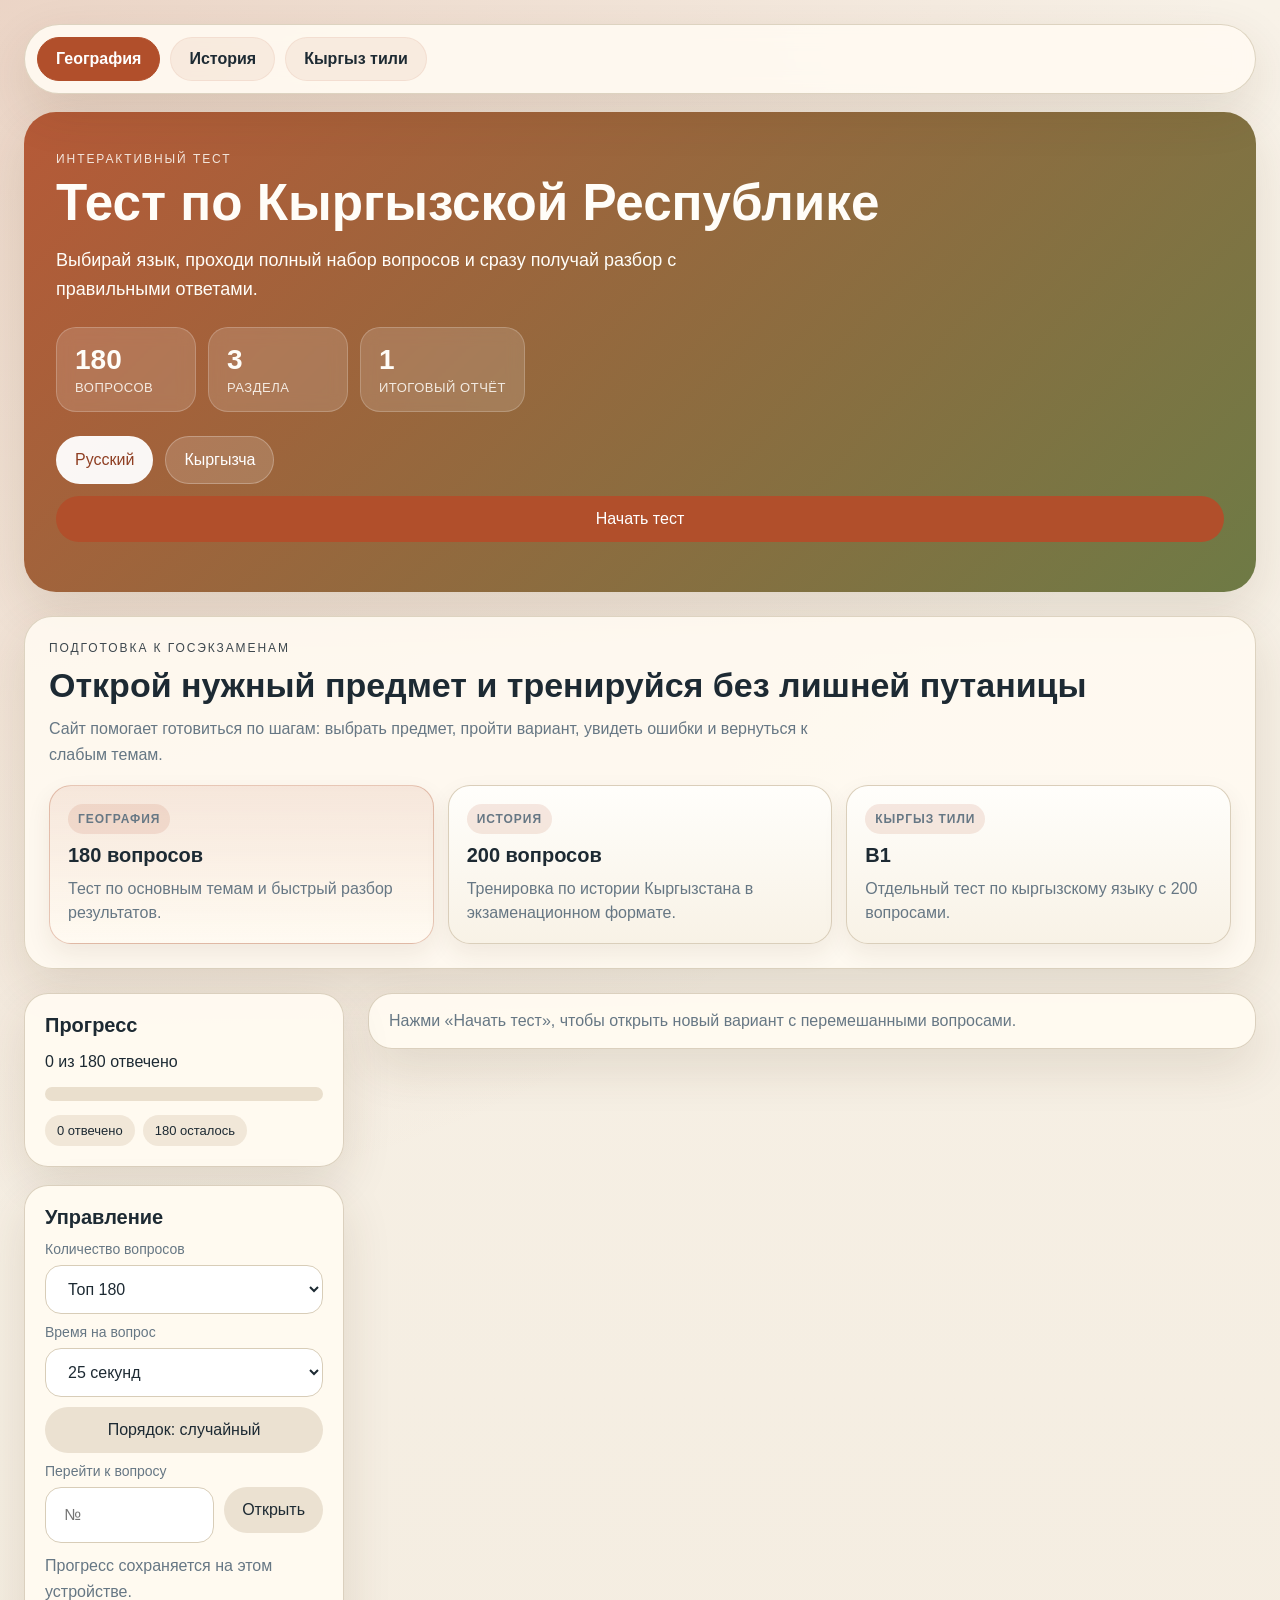
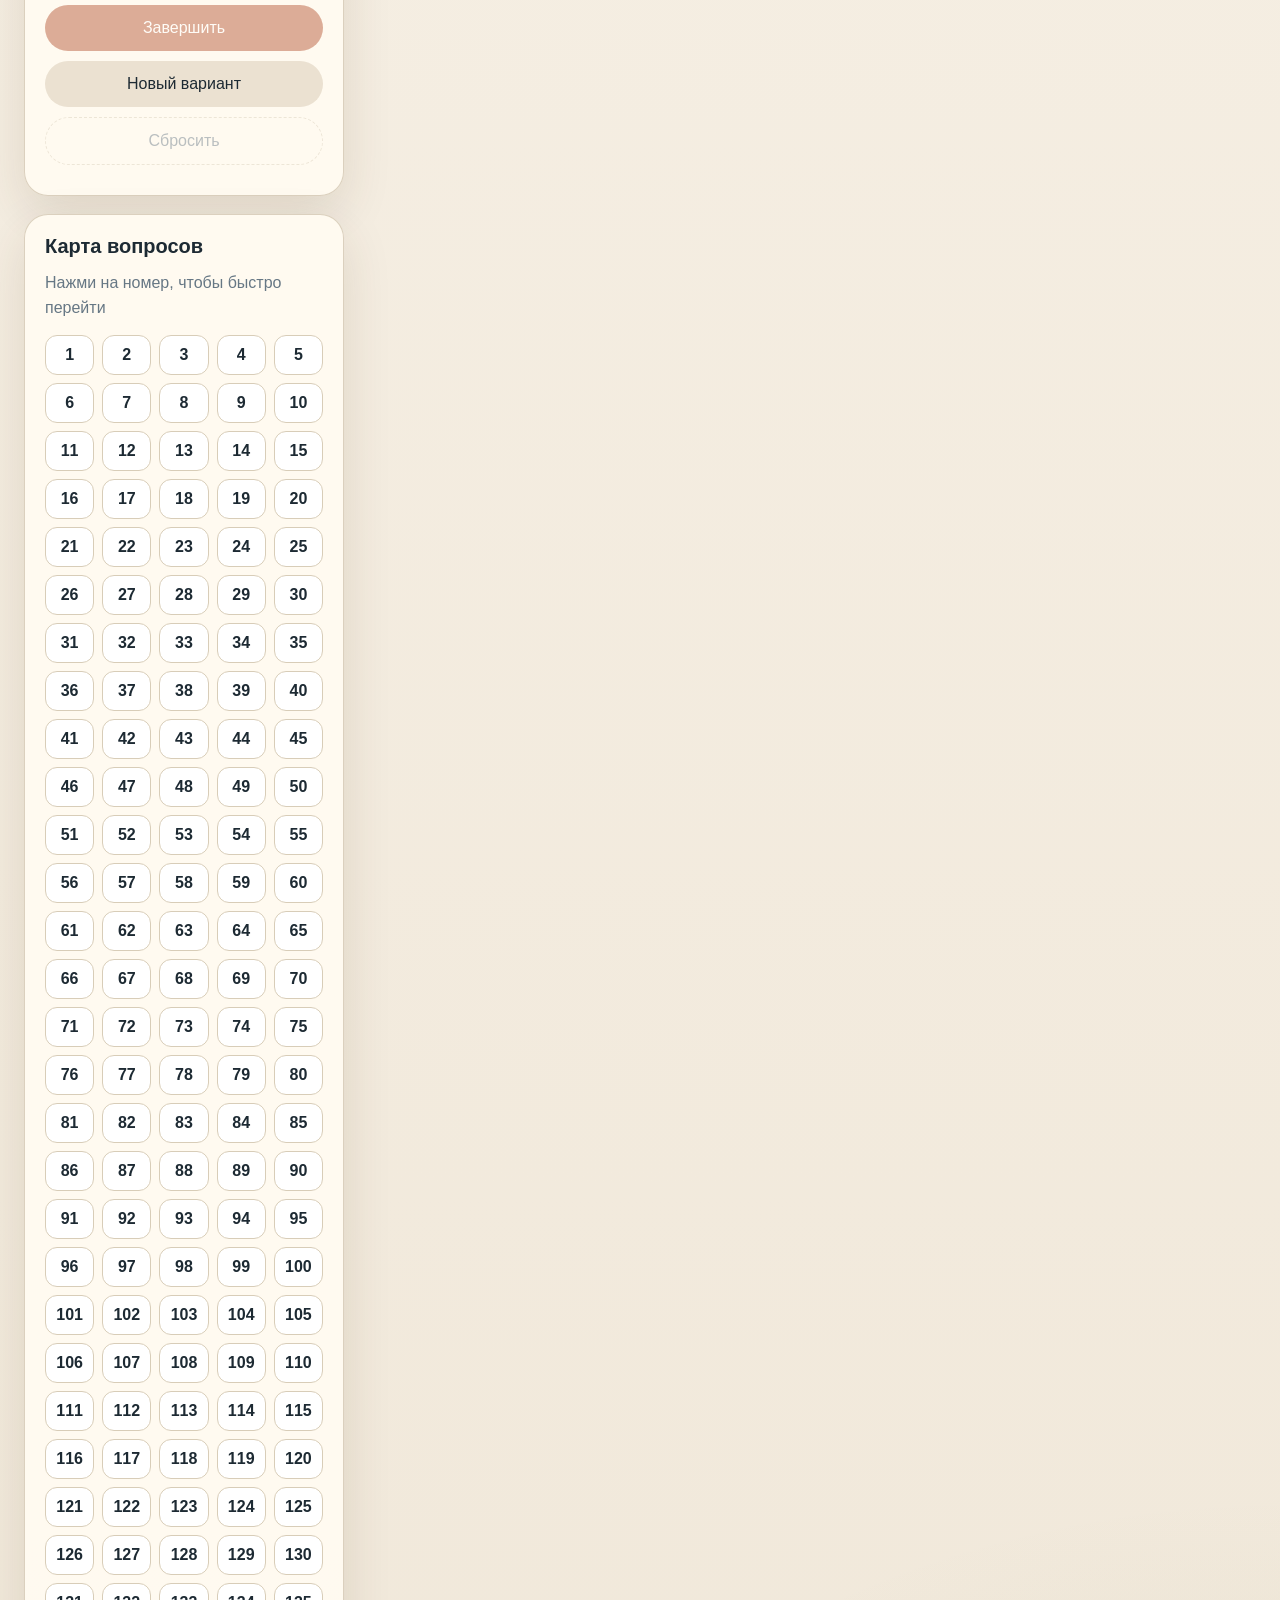
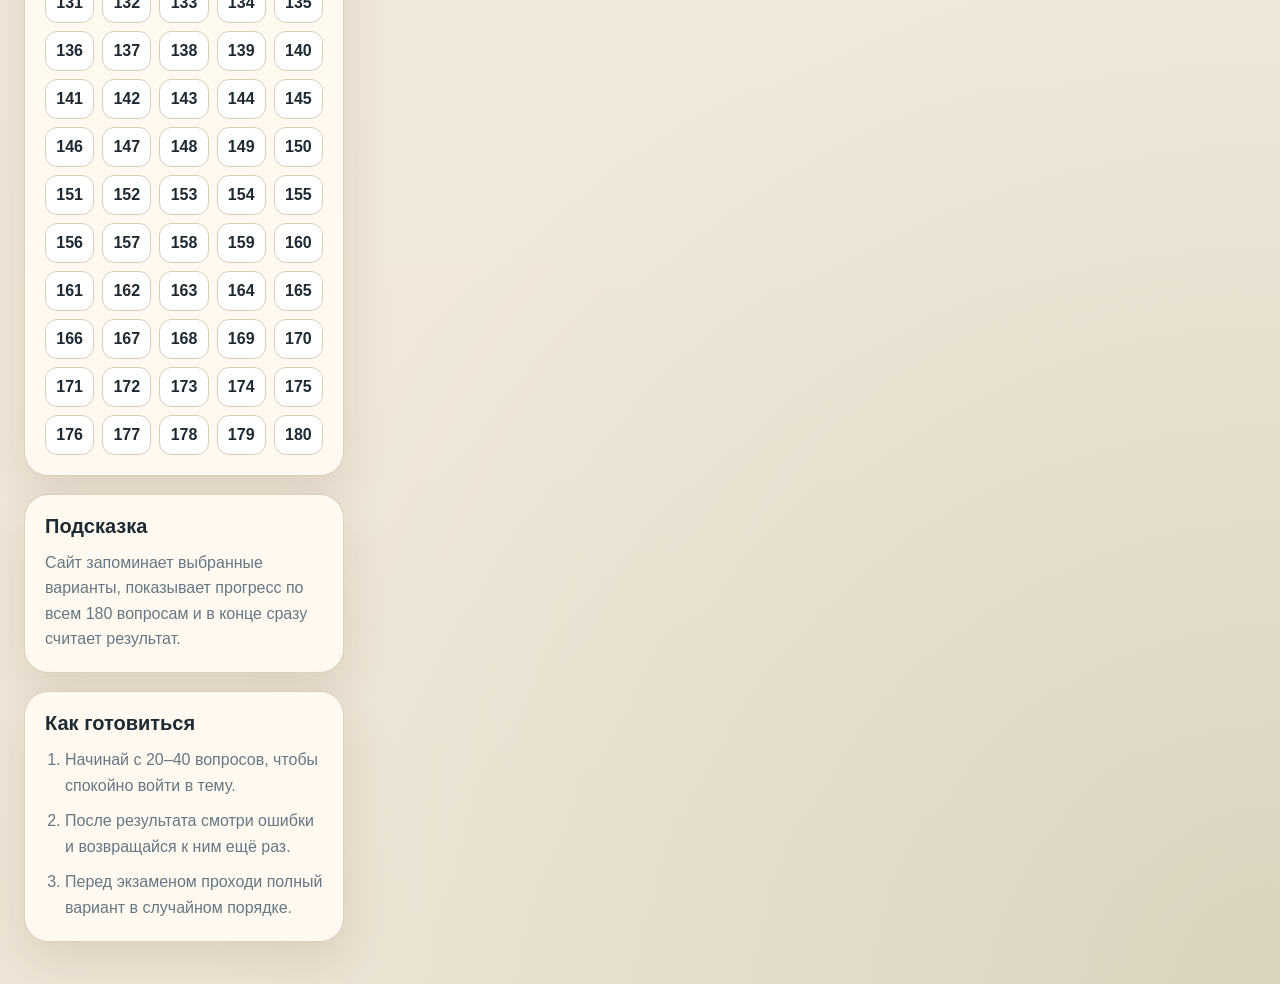
<file: index.html>
<!DOCTYPE html>
<html lang="ru">
<head>
  <meta charset="UTF-8">
  <meta name="viewport" content="width=device-width, initial-scale=1.0">
  <title>Тест по Кыргызской Республике</title>
  <link rel="stylesheet" href="style.css">
</head>
<body>
  <div class="page-shell">
    <nav class="site-nav" aria-label="Разделы сайта">
      <a class="site-nav__link site-nav__link--active" href="./index.html">География</a>
      <a class="site-nav__link" href="./тест про исторю/index.html">История</a>
      <a class="site-nav__link" href="./kyrgyz/index.html">Кыргыз тили</a>
    </nav>
    <header class="hero">
      <div class="hero__content">
        <p class="eyebrow">Интерактивный тест</p>
        <h1>Тест по Кыргызской Республике</h1>
        <p class="hero__text">
          Выбирай язык, проходи полный набор вопросов и сразу получай разбор с правильными ответами.
        </p>
        <div class="hero__stats">
          <div class="hero-stat">
            <span class="hero-stat__value">180</span>
            <span class="hero-stat__label">вопросов</span>
          </div>
          <div class="hero-stat">
            <span class="hero-stat__value">3</span>
            <span class="hero-stat__label">раздела</span>
          </div>
          <div class="hero-stat">
            <span class="hero-stat__value">1</span>
            <span class="hero-stat__label">итоговый отчёт</span>
          </div>
        </div>
        <div class="hero__actions">
          <button id="langRu" class="chip chip--active" type="button">Русский</button>
          <button id="langKg" class="chip" type="button">Кыргызча</button>
          <button id="startBtn" class="primary-btn" type="button">Начать тест</button>
        </div>
      </div>
    </header>

    <section class="study-hub">
      <div class="study-hub__header">
        <p class="eyebrow">Подготовка к госэкзаменам</p>
        <h2>Открой нужный предмет и тренируйся без лишней путаницы</h2>
        <p class="study-hub__text">
          Сайт помогает готовиться по шагам: выбрать предмет, пройти вариант, увидеть ошибки и вернуться к слабым темам.
        </p>
      </div>
      <div class="study-grid">
        <a class="study-card study-card--active" href="./index.html">
          <span class="study-card__tag">География</span>
          <strong>180 вопросов</strong>
          <span>Тест по основным темам и быстрый разбор результатов.</span>
        </a>
        <a class="study-card" href="./тест про исторю/index.html">
          <span class="study-card__tag">История</span>
          <strong>200 вопросов</strong>
          <span>Тренировка по истории Кыргызстана в экзаменационном формате.</span>
        </a>
        <a class="study-card" href="./kyrgyz/index.html">
          <span class="study-card__tag">Кыргыз тили</span>
          <strong>B1</strong>
          <span>Отдельный тест по кыргызскому языку с 200 вопросами.</span>
        </a>
      </div>
    </section>

    <main class="layout">
      <aside class="sidebar">
        <div class="panel control-panel">
          <h2>Прогресс</h2>
          <p id="progressText">0 из 0 отвечено</p>
          <div class="progress">
            <div id="progressBar" class="progress__bar"></div>
          </div>
          <div class="progress-meta">
            <span id="answeredCount" class="meta-pill">0 отвечено</span>
            <span id="remainingCount" class="meta-pill">0 осталось</span>
          </div>
        </div>

        <div class="panel">
          <h2>Управление</h2>
          <label class="limit-label" for="questionLimit">Количество вопросов</label>
          <select id="questionLimit" class="limit-select">
            <option value="20">Топ 20</option>
            <option value="30">Топ 30</option>
            <option value="80">Топ 80</option>
            <option value="100">Топ 100</option>
            <option value="150">Топ 150</option>
            <option value="180" selected>Топ 180</option>
          </select>
          <label id="timeLimitLabel" class="limit-label" for="questionTimeLimit">Время на вопрос</label>
          <select id="questionTimeLimit" class="limit-select">
            <option value="20">20 секунд</option>
            <option value="25" selected>25 секунд</option>
          </select>
          <button id="randomToggleBtn" class="secondary-btn" type="button">Random: on</button>
          <label id="jumpLabel" class="limit-label" for="jumpToQuestion">Перейти к вопросу</label>
          <div class="jump-row">
            <input id="jumpToQuestion" class="jump-input" type="number" min="1" step="1" inputmode="numeric" placeholder="№">
            <button id="jumpBtn" class="secondary-btn jump-btn" type="button">Открыть</button>
          </div>
          <p id="sessionNote" class="small-text session-note">Прогресс сохраняется на этом устройстве.</p>
          <button id="finishBtn" class="primary-btn" type="button">Завершить</button>
          <button id="newVariantBtn" class="secondary-btn" type="button">Новый вариант</button>
          <button id="resetBtn" class="ghost-btn" type="button">Сбросить</button>
        </div>

        <div class="panel">
          <h2 id="questionMapTitle">Карта вопросов</h2>
          <p id="questionMapHint" class="small-text">Нажми на номер, чтобы быстро перейти</p>
          <div id="questionMap" class="question-map"></div>
        </div>

        <div class="panel">
          <h2>Подсказка</h2>
          <p class="small-text">
            Сайт запоминает выбранные варианты, показывает прогресс по всем 180 вопросам и в конце сразу считает результат.
          </p>
        </div>

        <div class="panel prep-panel">
          <h2>Как готовиться</h2>
          <ol class="prep-list">
            <li>Начинай с 20–40 вопросов, чтобы спокойно войти в тему.</li>
            <li>После результата смотри ошибки и возвращайся к ним ещё раз.</li>
            <li>Перед экзаменом проходи полный вариант в случайном порядке.</li>
          </ol>
        </div>
      </aside>

      <section class="content">
        <div id="statusBanner" class="status-banner">
          Нажми «Начать тест», чтобы загрузить вопросы.
        </div>

        <div id="quizCard" class="quiz-card hidden">
          <div class="quiz-card__top">
            <span id="questionCounter" class="question-counter"></span>
            <span id="questionNumberBadge" class="question-badge"></span>
            <span id="questionTimerBadge" class="question-badge question-badge--timer"></span>
          </div>
          <h2 id="questionTitle" class="question-title"></h2>
          <div id="optionsList" class="options-list"></div>
          <div class="quiz-nav">
            <button id="inlinePrevBtn" class="secondary-btn quiz-nav__button" type="button">Назад</button>
            <button id="inlineNextBtn" class="primary-btn quiz-nav__button" type="button">Далее</button>
          </div>
        </div>

        <div id="resultCard" class="result-card hidden">
          <h2 id="resultTitle">Твои ответы</h2>
          <p id="resultScore" class="result-score"></p>
          <p id="resultSummary" class="result-summary"></p>
          <div class="table-wrap">
            <table>
              <thead>
                <tr>
                  <th>№</th>
                  <th>Вопрос</th>
                  <th>Твой ответ</th>
                  <th>Правильный вариант</th>
                </tr>
              </thead>
              <tbody id="resultBody"></tbody>
            </table>
          </div>
        </div>
      </section>
    </main>
  </div>

  <script src="questions.js"></script>
  <script src="javascript.js"></script>
</body>
</html>
</file>
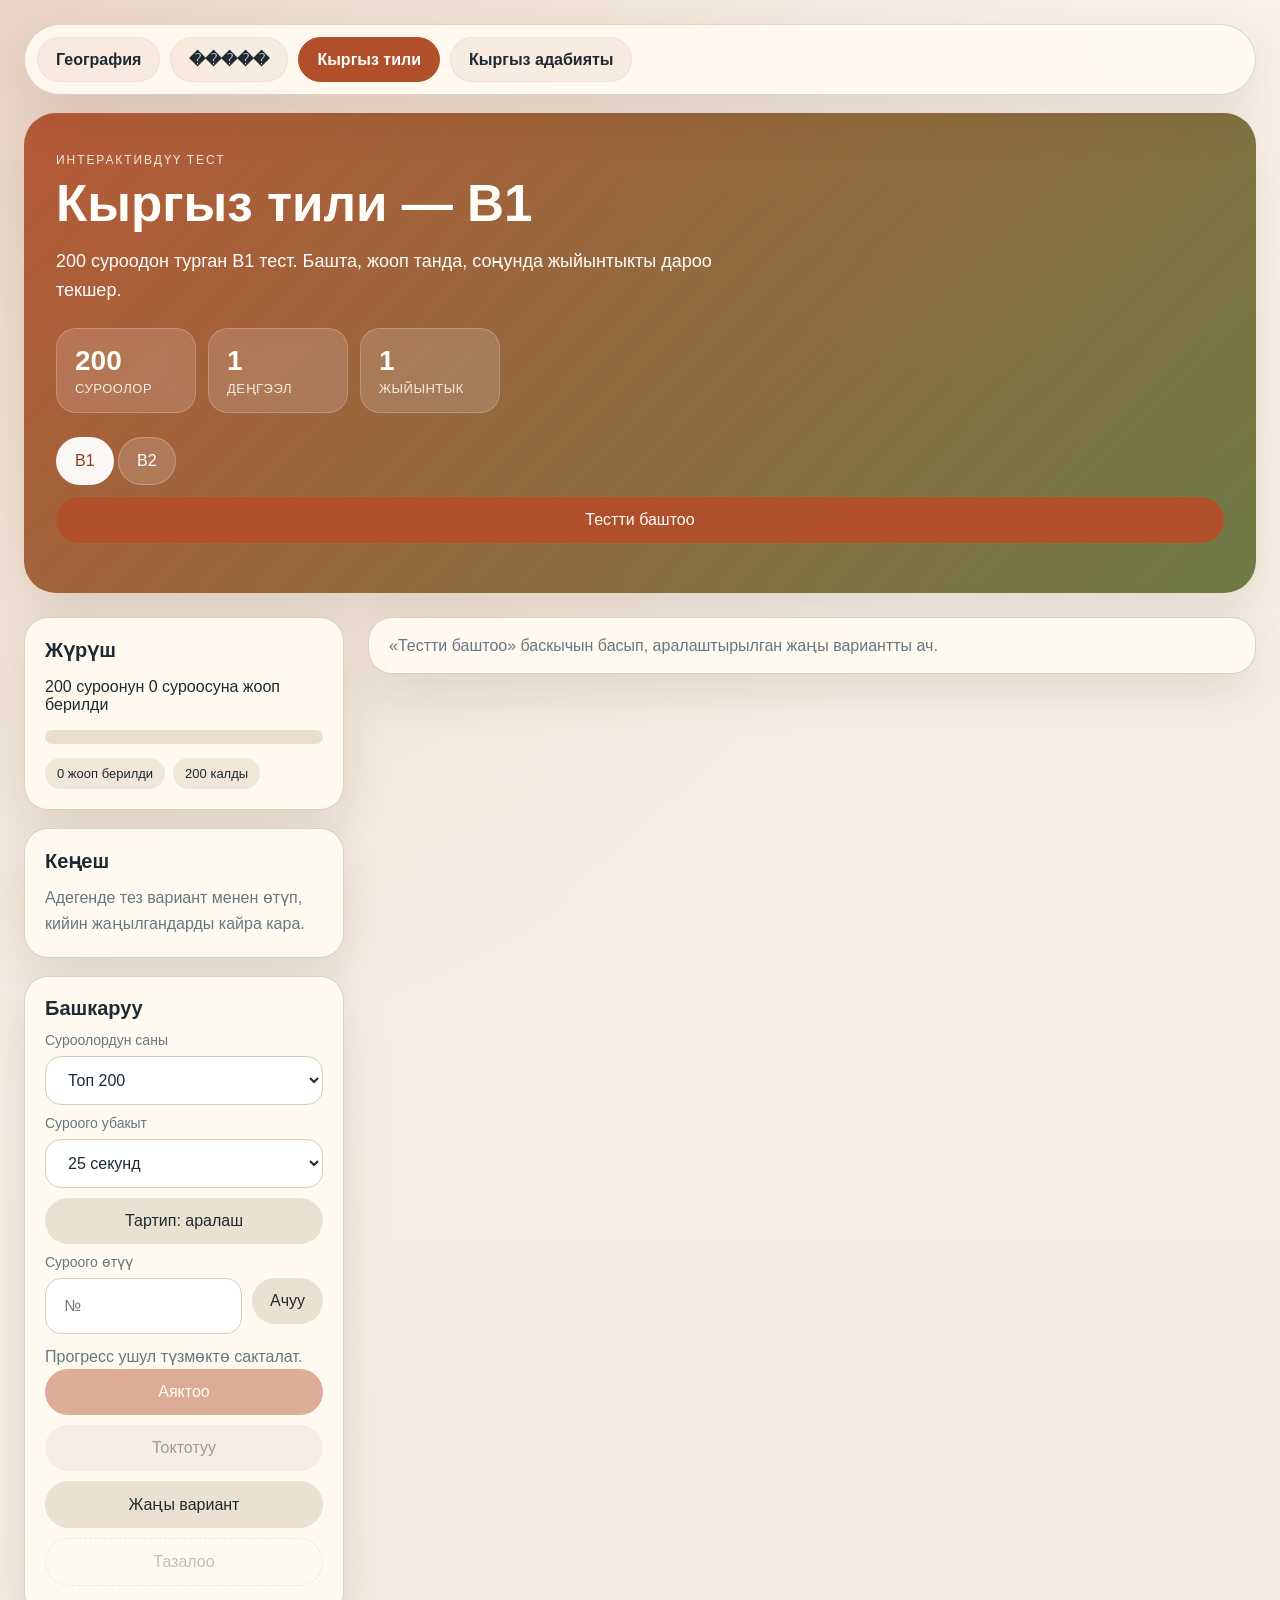
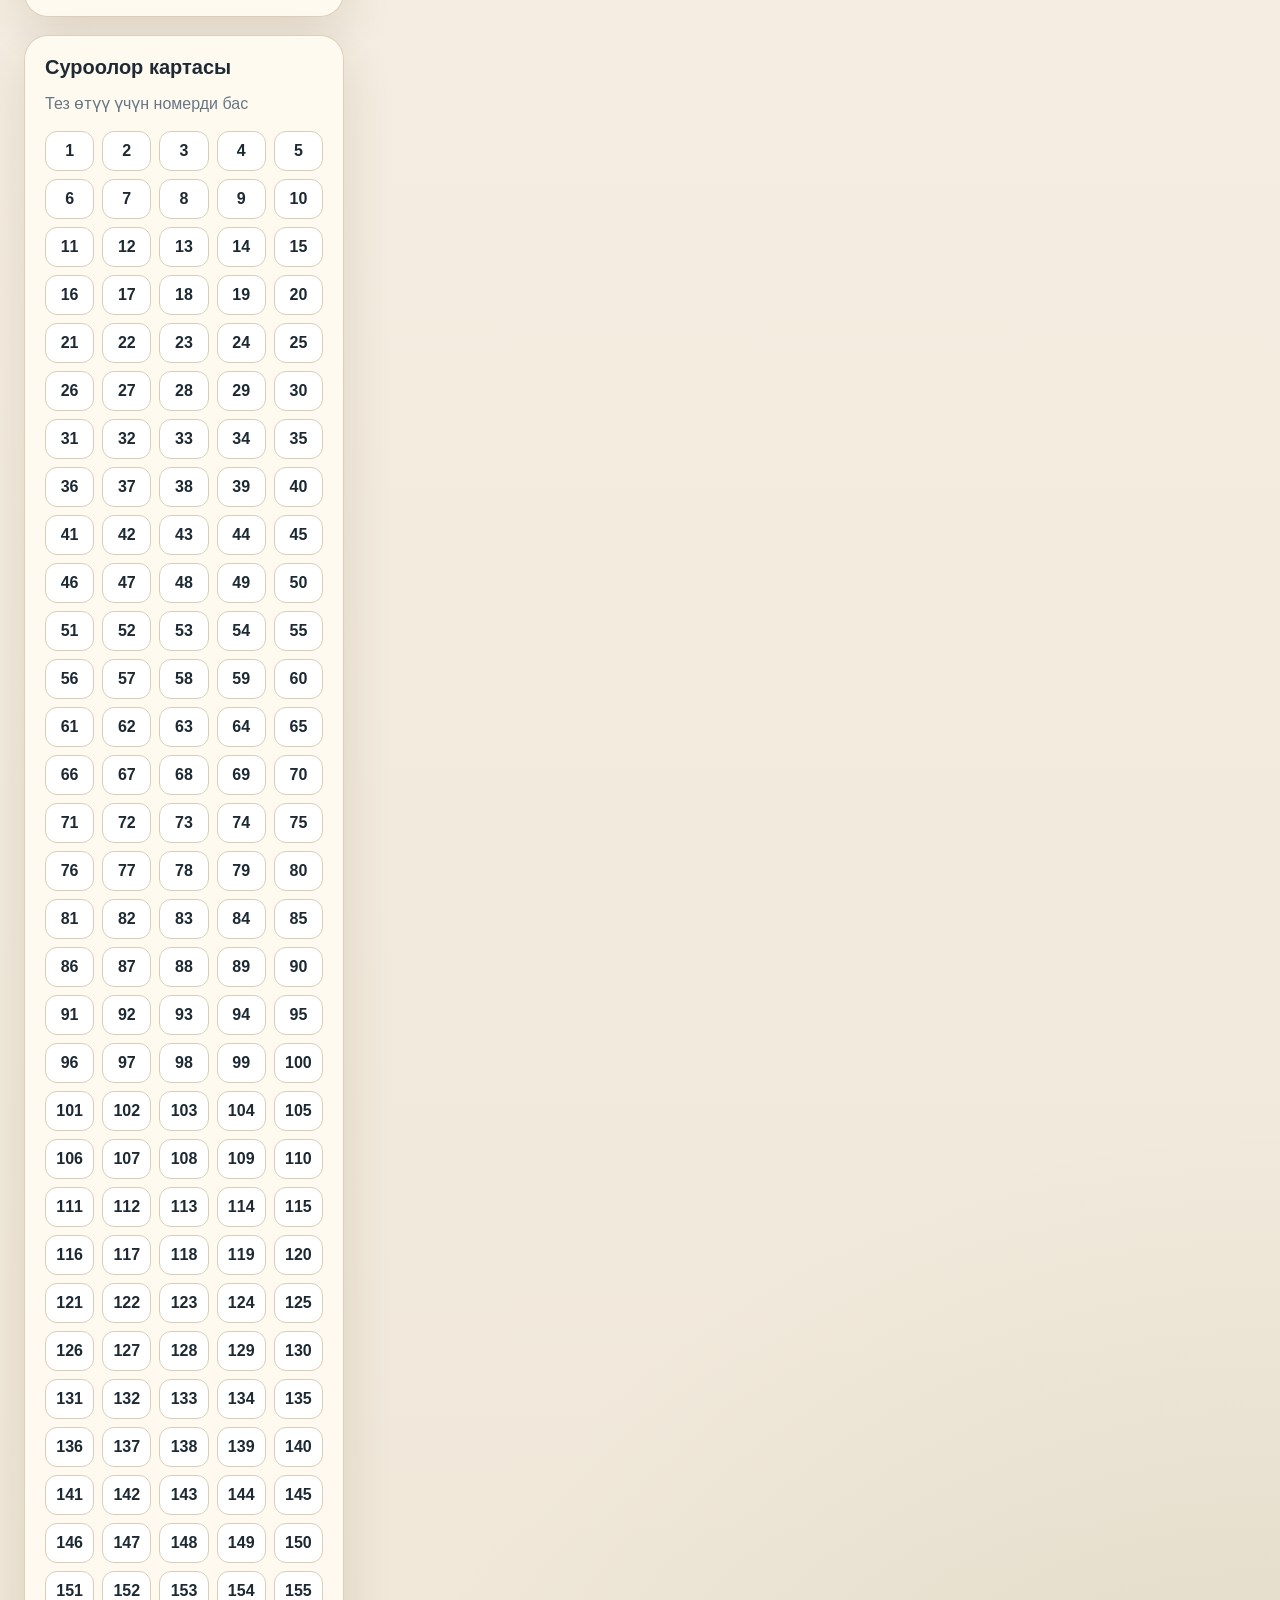
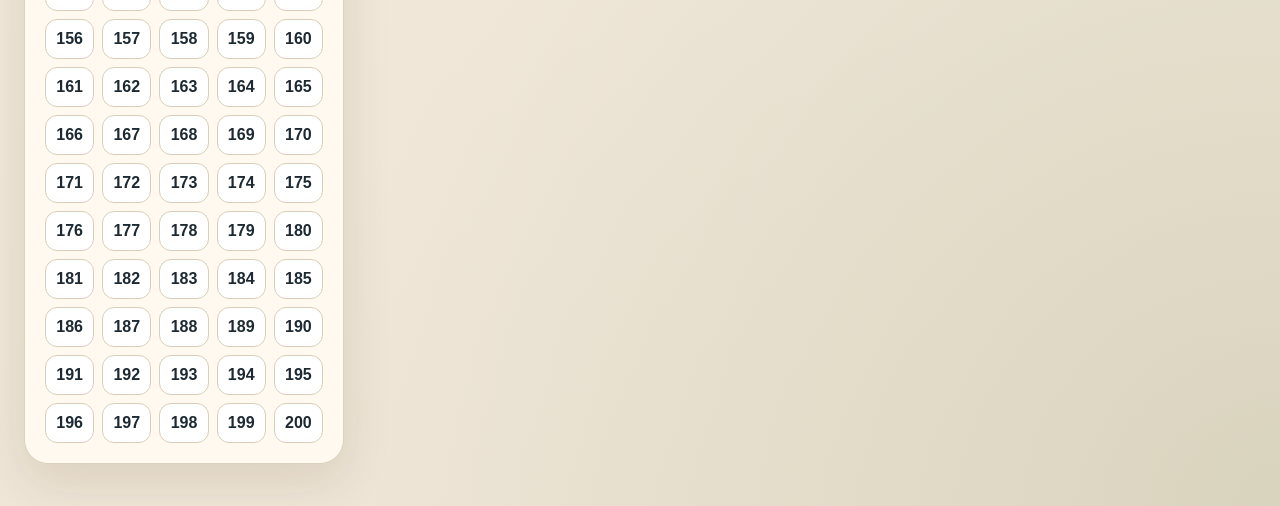
<file: kyrgyz/index.html>
﻿<!DOCTYPE html>
<html lang="ky">
<head>
  <meta charset="UTF-8">
  <meta name="viewport" content="width=device-width, initial-scale=1.0">
  <title>Кыргыз тили — B1</title>
  <link rel="stylesheet" href="../style.css">
</head>
<body data-quiz-kind="language">
  <div class="page-shell">
    <nav class="site-nav" aria-label="Сайттын бөлүмдөрү">
      <a class="site-nav__link" href="../index.html">География</a>
      <a class="site-nav__link" href="../index2.html">�����</a>
      <a class="site-nav__link site-nav__link--active" href="./index.html">Кыргыз тили</a>
      <a class="site-nav__link" href="./literature/index.html">Кыргыз адабияты</a>
    </nav>

    <header class="hero">
      <div class="hero__content">
        <p class="eyebrow">Интерактивдүү тест</p>
        <h1 id="quizHeading">Кыргыз тили — B1</h1>
        <p class="hero__text">
          200 суроодон турган B1 тест. Башта, жооп танда, соңунда жыйынтыкты дароо текшер.
        </p>
        <div class="hero__stats">
          <div class="hero-stat">
            <span id="heroQuestionCount" class="hero-stat__value">200</span>
            <span class="hero-stat__label">суроолор</span>
          </div>
          <div class="hero-stat">
            <span class="hero-stat__value">1</span>
            <span class="hero-stat__label">деңгээл</span>
          </div>
          <div class="hero-stat">
            <span class="hero-stat__value">1</span>
            <span class="hero-stat__label">жыйынтык</span>
          </div>
        </div>
        <div class="hero__actions">
          <div class="level-switch" role="tablist" aria-label="Деңгээлди тандоо">
            <button id="levelB1Btn" class="chip level-switch__btn" type="button" data-level="B1">B1</button>
            <button id="levelB2Btn" class="chip level-switch__btn" type="button" data-level="B2">B2</button>
          </div>
          <button id="startBtn" class="primary-btn" type="button">Тестти баштоо</button>
        </div>
      </div>
    </header>

    <main class="layout">
      <aside class="sidebar">
        <div class="panel control-panel">
          <h2>Жүрүш</h2>
          <p id="progressText">0 / 200 жооп берилди</p>
          <div class="progress">
            <div id="progressBar" class="progress__bar"></div>
          </div>
          <div class="progress-meta">
            <span id="answeredCount" class="meta-pill">0 жооп берилди</span>
            <span id="remainingCount" class="meta-pill">200 калды</span>
          </div>
        </div>

        <div class="panel">
          <h2>Кеңеш</h2>
          <p class="small-text">Адегенде тез вариант менен өтүп, кийин жаңылгандарды кайра кара.</p>
        </div>

        <div class="panel">
          <h2>Башкаруу</h2>
          <label class="limit-label" for="questionLimit">Суроолордун саны</label>
          <select id="questionLimit" class="limit-select">
            <option value="20">Топ 20</option>
            <option value="30">Топ 30</option>
            <option value="80">Топ 80</option>
            <option value="100">Топ 100</option>
            <option value="150">Топ 150</option>
            <option value="200" selected>Топ 200</option>
          </select>
          <label id="timeLimitLabel" class="limit-label" for="questionTimeLimit">Суроого убакыт</label>
          <select id="questionTimeLimit" class="limit-select">
            <option value="20">20 секунд</option>
            <option value="25" selected>25 секунд</option>
          </select>
          <button id="randomToggleBtn" class="secondary-btn" type="button">Тартип: аралаш</button>
          <label id="jumpLabel" class="limit-label" for="jumpToQuestion">Суроого өтүү</label>
          <div class="jump-row">
            <input id="jumpToQuestion" class="jump-input" type="number" min="1" step="1" inputmode="numeric" placeholder="№">
            <button id="jumpBtn" class="secondary-btn jump-btn" type="button">Ачуу</button>
          </div>
          <p id="sessionNote" class="small-text session-note">Прогресс ушул түзмөктө сакталат.</p>
          <button id="finishBtn" class="primary-btn" type="button">Аяктоо</button>
          <button id="pauseBtn" class="secondary-btn" type="button">Токтотуу</button>
          <button id="newVariantBtn" class="secondary-btn" type="button">Жаңы вариант</button>
          <button id="resetBtn" class="ghost-btn" type="button">Тазалоо</button>
        </div>

        <div class="panel">
          <h2 id="questionMapTitle">Суроолор картасы</h2>
          <p id="questionMapHint" class="small-text">Тез өтүү үчүн номерди бас</p>
          <div id="questionMap" class="question-map"></div>
        </div>
      </aside>

      <section class="content">
        <div id="statusBanner" class="status-banner">
          «Тестти баштоо» баскычын басып, суроолорду жүктө.
        </div>

        <div id="quizCard" class="quiz-card hidden">
          <div class="quiz-card__top">
            <span id="questionCounter" class="question-counter"></span>
            <span id="questionNumberBadge" class="question-badge"></span>
            <span id="questionTimerBadge" class="question-badge question-badge--timer"></span>
          </div>
          <h2 id="questionTitle" class="question-title"></h2>
          <div id="optionsList" class="options-list"></div>
          <div class="quiz-nav">
            <button id="inlinePrevBtn" class="secondary-btn quiz-nav__button" type="button">Артка</button>
            <button id="inlineNextBtn" class="primary-btn quiz-nav__button" type="button">Кийинки</button>
          </div>
        </div>

        <div id="resultCard" class="result-card hidden">
          <h2 id="resultTitle">Сенин жоопторуң</h2>
          <p id="resultScore" class="result-score"></p>
          <p id="resultSummary" class="result-summary"></p>
          <div class="table-wrap">
            <table>
              <thead>
                <tr>
                  <th>№</th>
                  <th>Суроо</th>
                  <th>Сенин жооп</th>
                  <th>Туура жооп</th>
                </tr>
              </thead>
              <tbody id="resultBody"></tbody>
            </table>
          </div>
        </div>
      </section>
    </main>
  </div>

  <script src="./questions.js"></script>
  <script src="./b2.questions.js"></script>
  <script src="./app.js"></script>
</body>
</html>
</file>
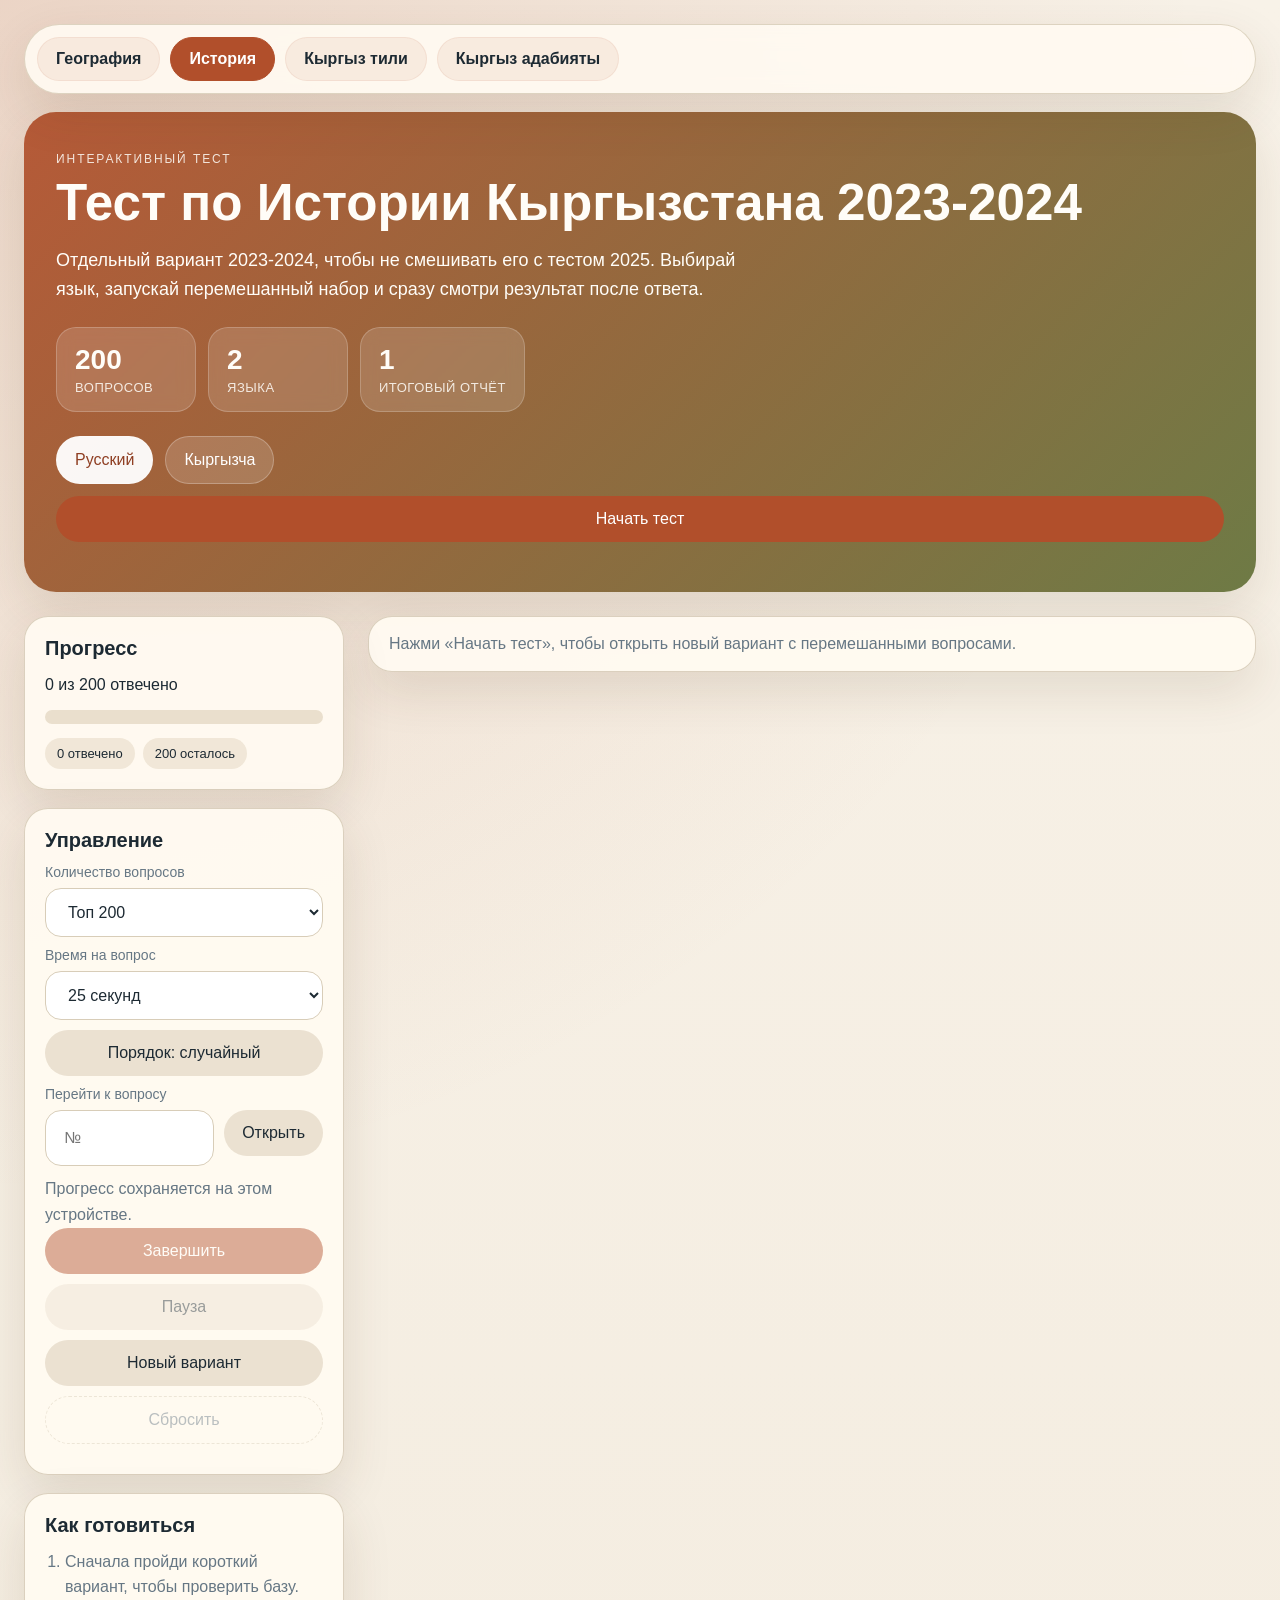
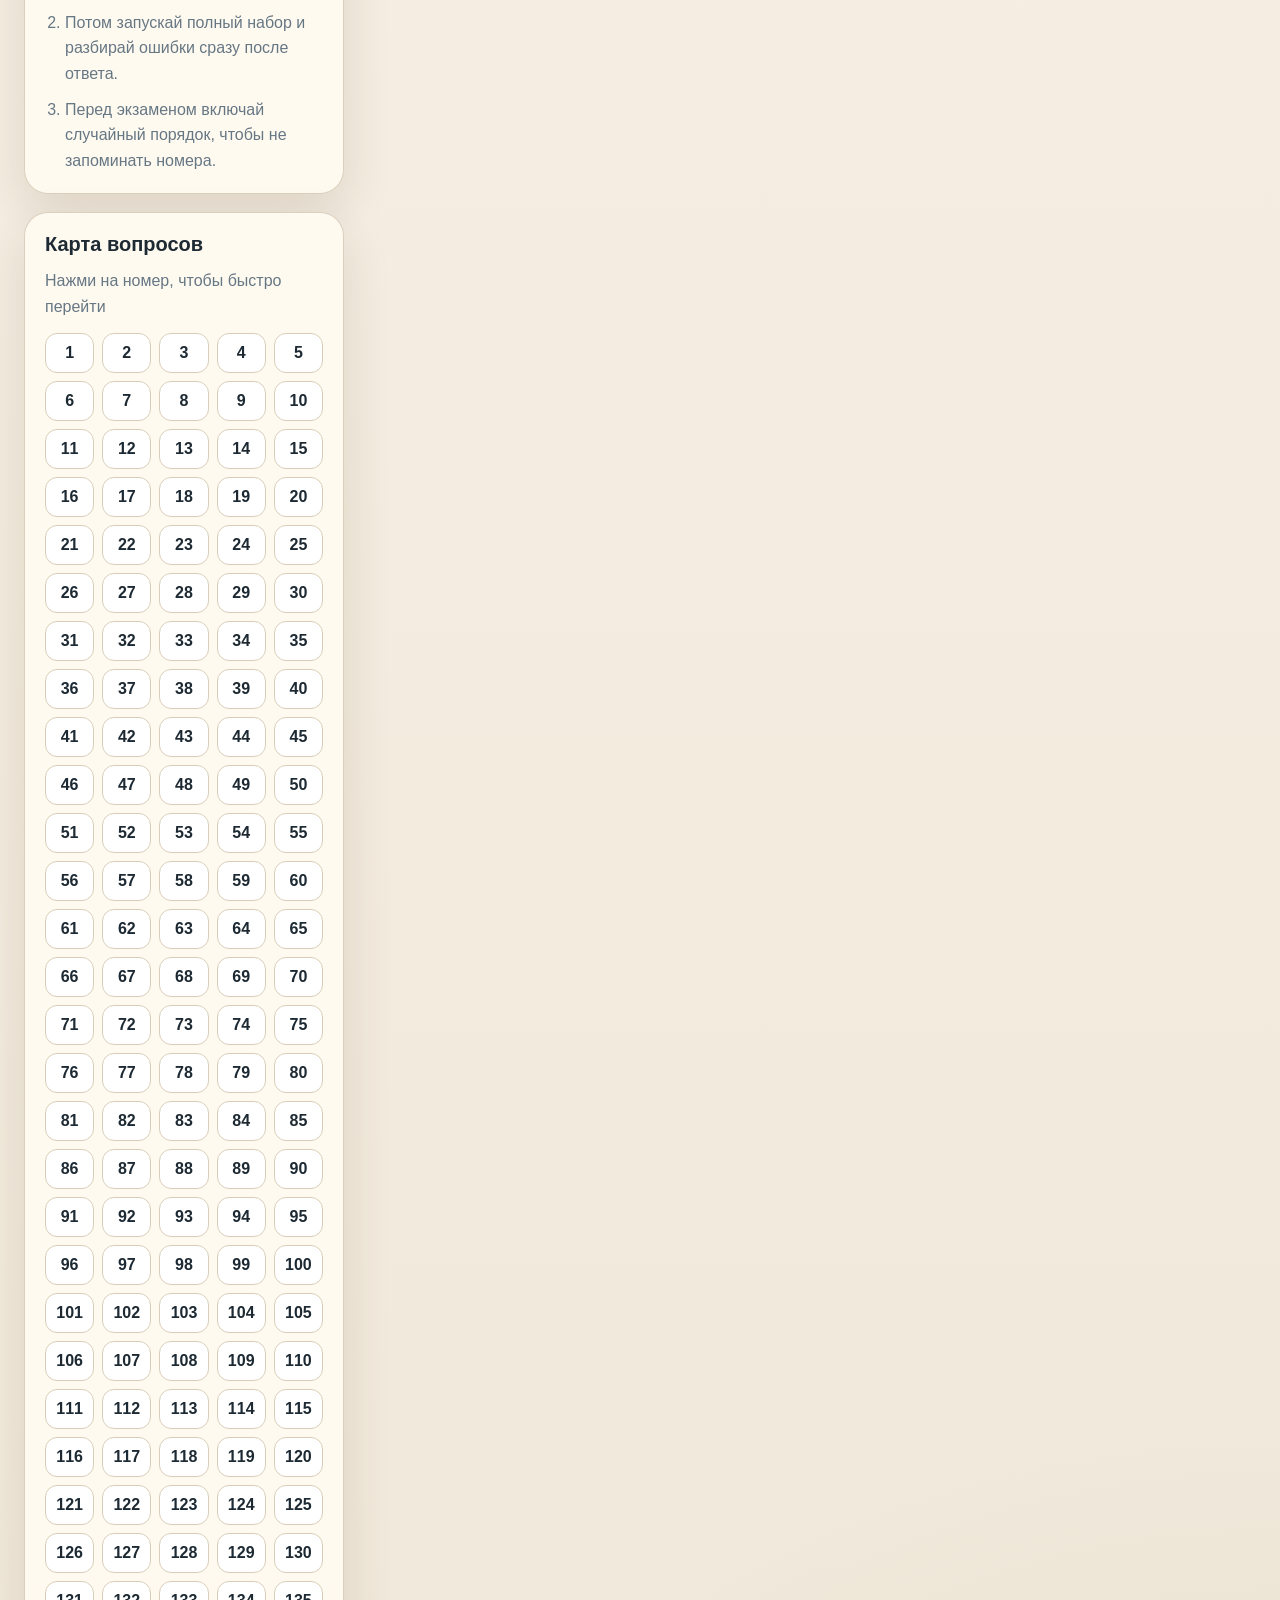
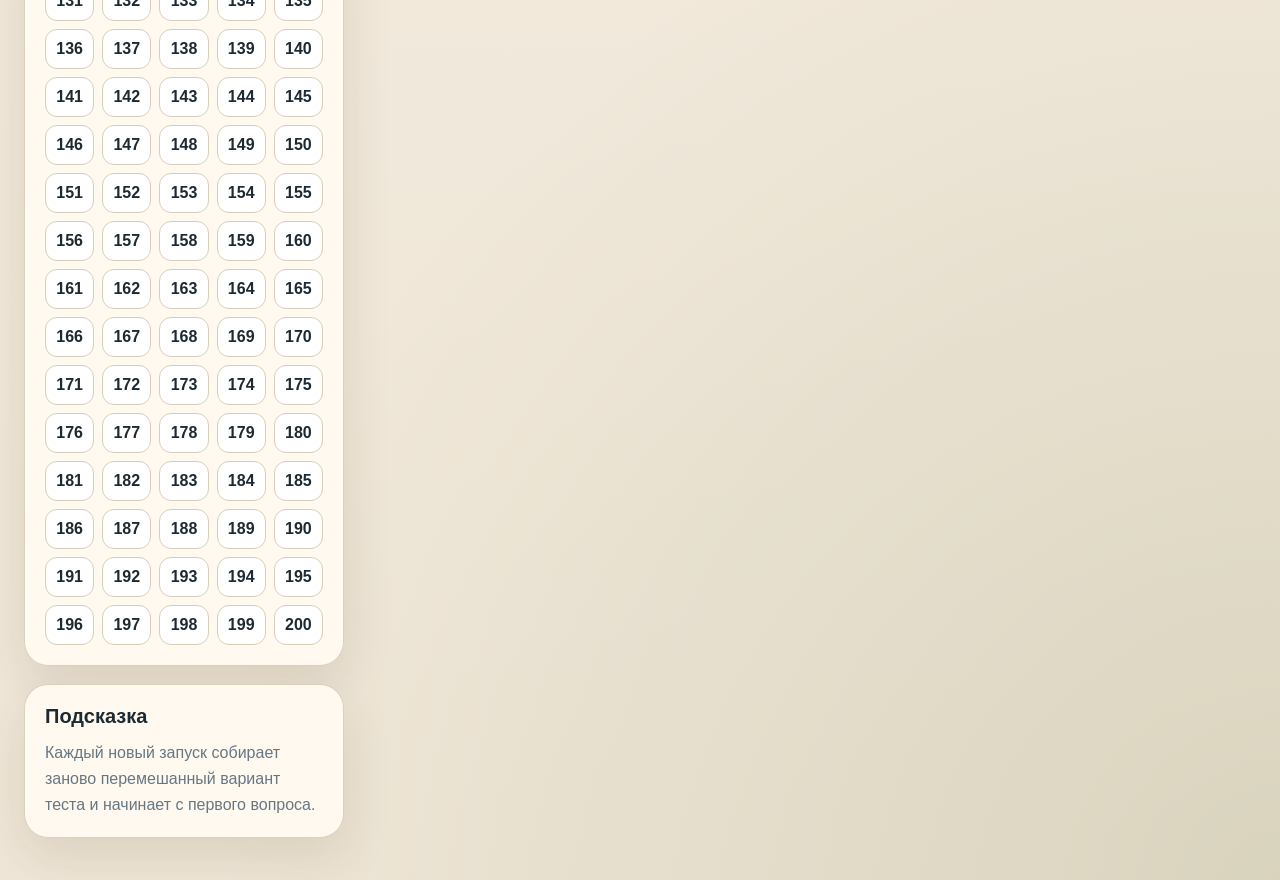
<file: тест про исторю 2023-2024/index.html>
﻿<!DOCTYPE html>
<html lang="ru">
<head>
  <meta charset="UTF-8">
  <meta name="viewport" content="width=device-width, initial-scale=1.0">
  <title>Тест по истории Кыргызстана 2023-2024</title>
  <link rel="stylesheet" href="../style.css">
</head>
<body>
  <div class="page-shell">
    <nav class="site-nav" aria-label="Разделы сайта">
      <a class="site-nav__link" href="../index.html">География</a>
      <a class="site-nav__link site-nav__link--active" href="../index2.html">История</a>
      <a class="site-nav__link" href="../kyrgyz/index.html">Кыргыз тили</a>
      <a class="site-nav__link" href="../kyrgyz/literature/index.html">Кыргыз адабияты</a>
    </nav>
    <header class="hero">
      <div class="hero__content">
        <p class="eyebrow">Интерактивный тест</p>
        <h1>Тест по Истории Кыргызстана 2023-2024</h1>
        <p class="hero__text">Отдельный вариант 2023-2024, чтобы не смешивать его с тестом 2025. Выбирай язык, запускай перемешанный набор и сразу смотри результат после ответа.</p>
        <div class="hero__stats">
          <div class="hero-stat">
            <span class="hero-stat__value">200</span>
            <span class="hero-stat__label">вопросов</span>
          </div>
          <div class="hero-stat">
            <span class="hero-stat__value">2</span>
            <span class="hero-stat__label">языка</span>
          </div>
          <div class="hero-stat">
            <span class="hero-stat__value">1</span>
            <span class="hero-stat__label">итоговый отчёт</span>
          </div>
        </div>
        <div class="hero__actions">
          <button id="langRu" class="chip chip--active" type="button">Русский</button>
          <button id="langKg" class="chip" type="button">Кыргызча</button>
          <button id="startBtn" class="primary-btn" type="button">Начать тест</button>
        </div>
      </div>
    </header>

    <main class="layout">
      <aside class="sidebar">
        <div class="panel control-panel">
          <h2>Прогресс</h2>
          <p id="progressText">0 из 0 отвечено</p>
          <div class="progress">
            <div id="progressBar" class="progress__bar"></div>
          </div>
          <div class="progress-meta">
            <span id="answeredCount" class="meta-pill">0 отвечено</span>
            <span id="remainingCount" class="meta-pill">0 осталось</span>
          </div>
        </div>

        <div class="panel">
          <h2>Управление</h2>
          <label class="limit-label" for="questionLimit">Количество вопросов</label>
          <select id="questionLimit" class="limit-select">
            <option value="20">Топ 20</option>
            <option value="30">Топ 30</option>
            <option value="80">Топ 80</option>
            <option value="100">Топ 100</option>
            <option value="150">Топ 150</option>
            <option value="180">Топ 180</option>
            <option value="200" selected>Топ 200</option>
          </select>
          <label id="timeLimitLabel" class="limit-label" for="questionTimeLimit">Время на вопрос</label>
          <select id="questionTimeLimit" class="limit-select">
            <option value="20">20 секунд</option>
            <option value="25" selected>25 секунд</option>
          </select>
          <button id="randomToggleBtn" class="secondary-btn" type="button">Random: on</button>
          <label id="jumpLabel" class="limit-label" for="jumpToQuestion">Перейти к вопросу</label>
          <div class="jump-row">
            <input id="jumpToQuestion" class="jump-input" type="number" min="1" step="1" inputmode="numeric" placeholder="№">
            <button id="jumpBtn" class="secondary-btn jump-btn" type="button">Открыть</button>
          </div>
          <p id="sessionNote" class="small-text session-note">Прогресс сохраняется на этом устройстве.</p>
          <button id="finishBtn" class="primary-btn" type="button">Завершить</button>
          <button id="pauseBtn" class="secondary-btn" type="button">Пауза</button>
          <button id="newVariantBtn" class="secondary-btn" type="button">Новый вариант</button>
          <button id="resetBtn" class="ghost-btn" type="button">Сбросить</button>
        </div>

        <div class="panel prep-panel">
          <h2>Как готовиться</h2>
          <ol class="prep-list">
            <li>Сначала пройди короткий вариант, чтобы проверить базу.</li>
            <li>Потом запускай полный набор и разбирай ошибки сразу после ответа.</li>
            <li>Перед экзаменом включай случайный порядок, чтобы не запоминать номера.</li>
          </ol>
        </div>

        <div class="panel">
          <h2 id="questionMapTitle">Карта вопросов</h2>
          <p id="questionMapHint" class="small-text">Нажми на номер, чтобы быстро перейти</p>
          <div id="questionMap" class="question-map"></div>
        </div>

        <div class="panel">
          <h2>Подсказка</h2>
          <p class="small-text">
            Каждый новый запуск собирает заново перемешанный вариант теста и начинает с первого вопроса.
          </p>
        </div>
      </aside>

      <section class="content">
        <div id="statusBanner" class="status-banner">
          Нажми «Начать тест», чтобы загрузить вопросы.
        </div>

        <div id="quizCard" class="quiz-card hidden">
          <div class="quiz-card__top">
            <span id="questionCounter" class="question-counter"></span>
            <span id="questionNumberBadge" class="question-badge"></span>
            <span id="questionTimerBadge" class="question-badge question-badge--timer"></span>
          </div>
          <h2 id="questionTitle" class="question-title"></h2>
          <div id="optionsList" class="options-list"></div>
          <div class="quiz-nav">
            <button id="inlinePrevBtn" class="secondary-btn quiz-nav__button" type="button">Назад</button>
            <button id="inlineNextBtn" class="primary-btn quiz-nav__button" type="button">Далее</button>
          </div>
        </div>

        <div id="resultCard" class="result-card hidden">
          <h2 id="resultTitle">Твои ответы</h2>
          <p id="resultScore" class="result-score"></p>
          <p id="resultSummary" class="result-summary"></p>
          <div class="table-wrap">
            <table>
              <thead>
                <tr>
                  <th>№</th>
                  <th>Вопрос</th>
                  <th>Твой ответ</th>
                  <th>Правильный вариант</th>
                </tr>
              </thead>
              <tbody id="resultBody"></tbody>
            </table>
          </div>
        </div>
      </section>
    </main>
  </div>

  <script src="./questions.js"></script>
  <script src="../javascript.js"></script>
</body>
</html>
</file>
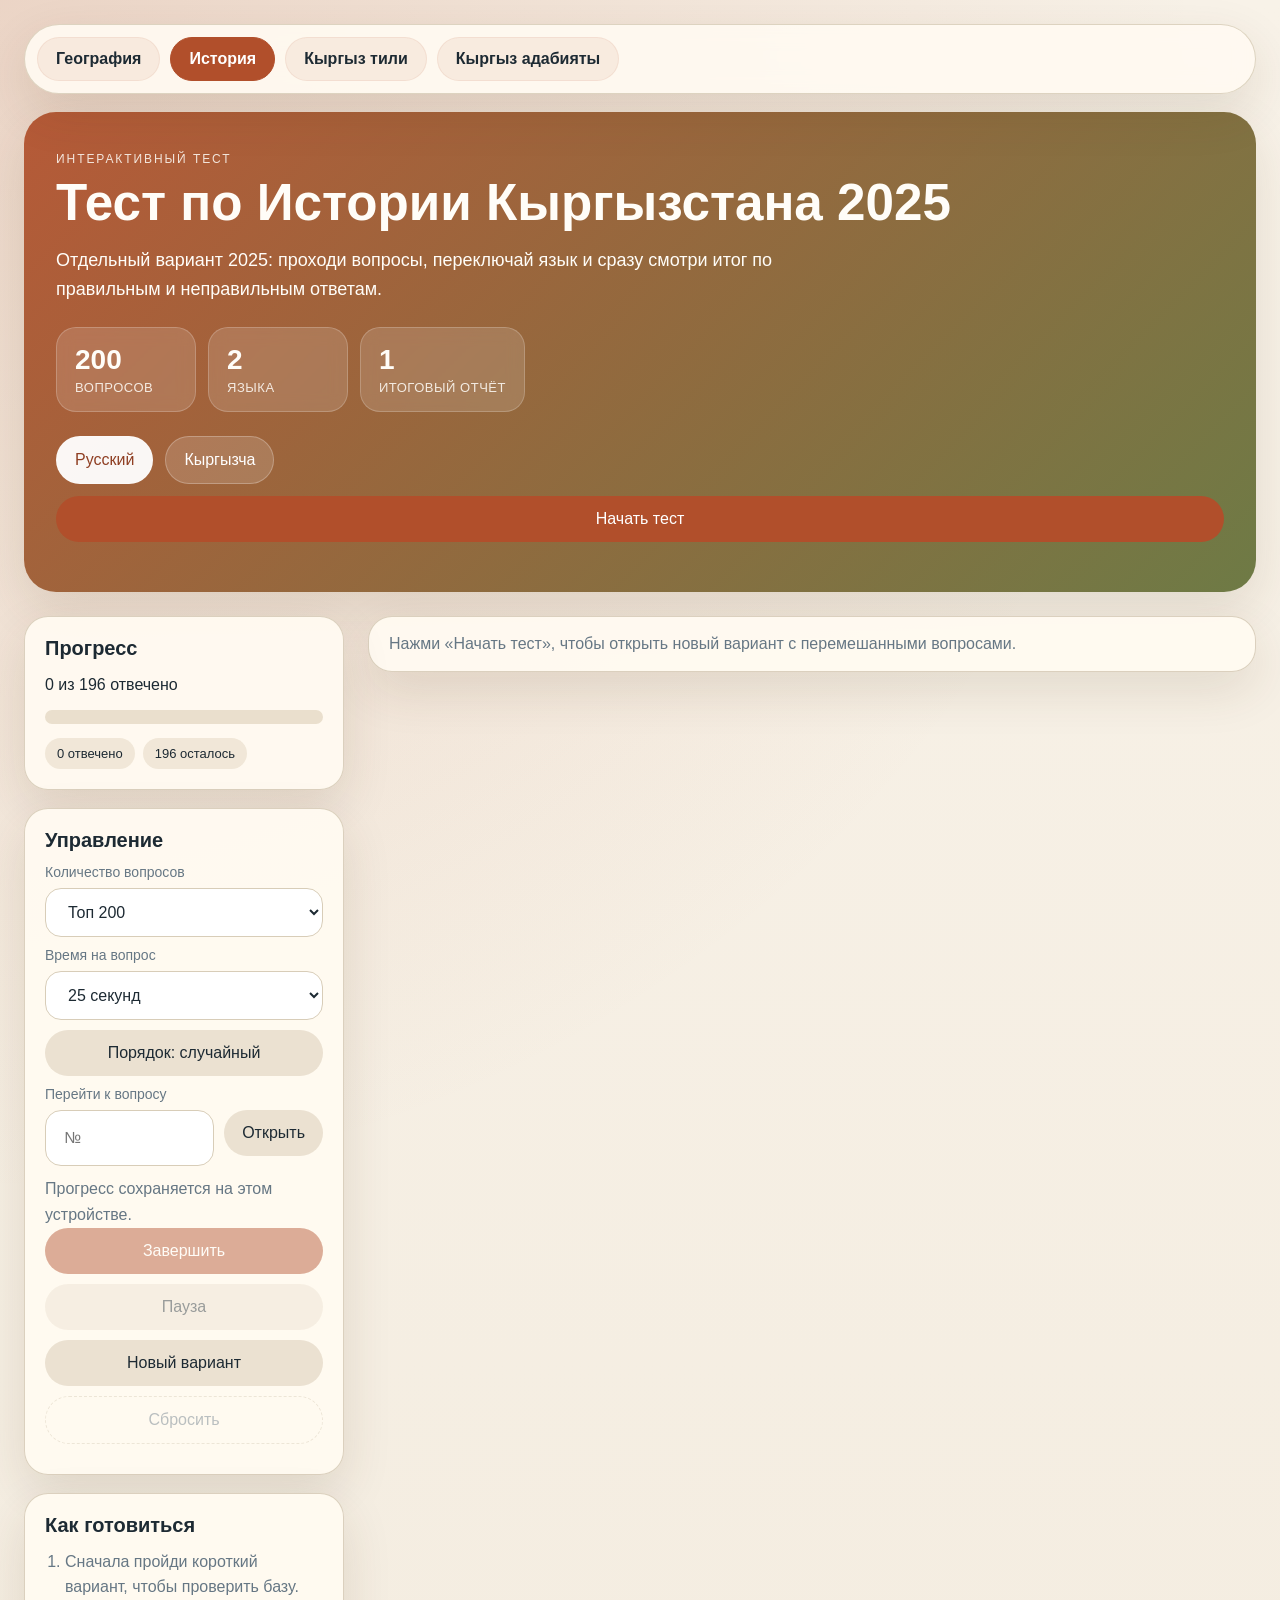
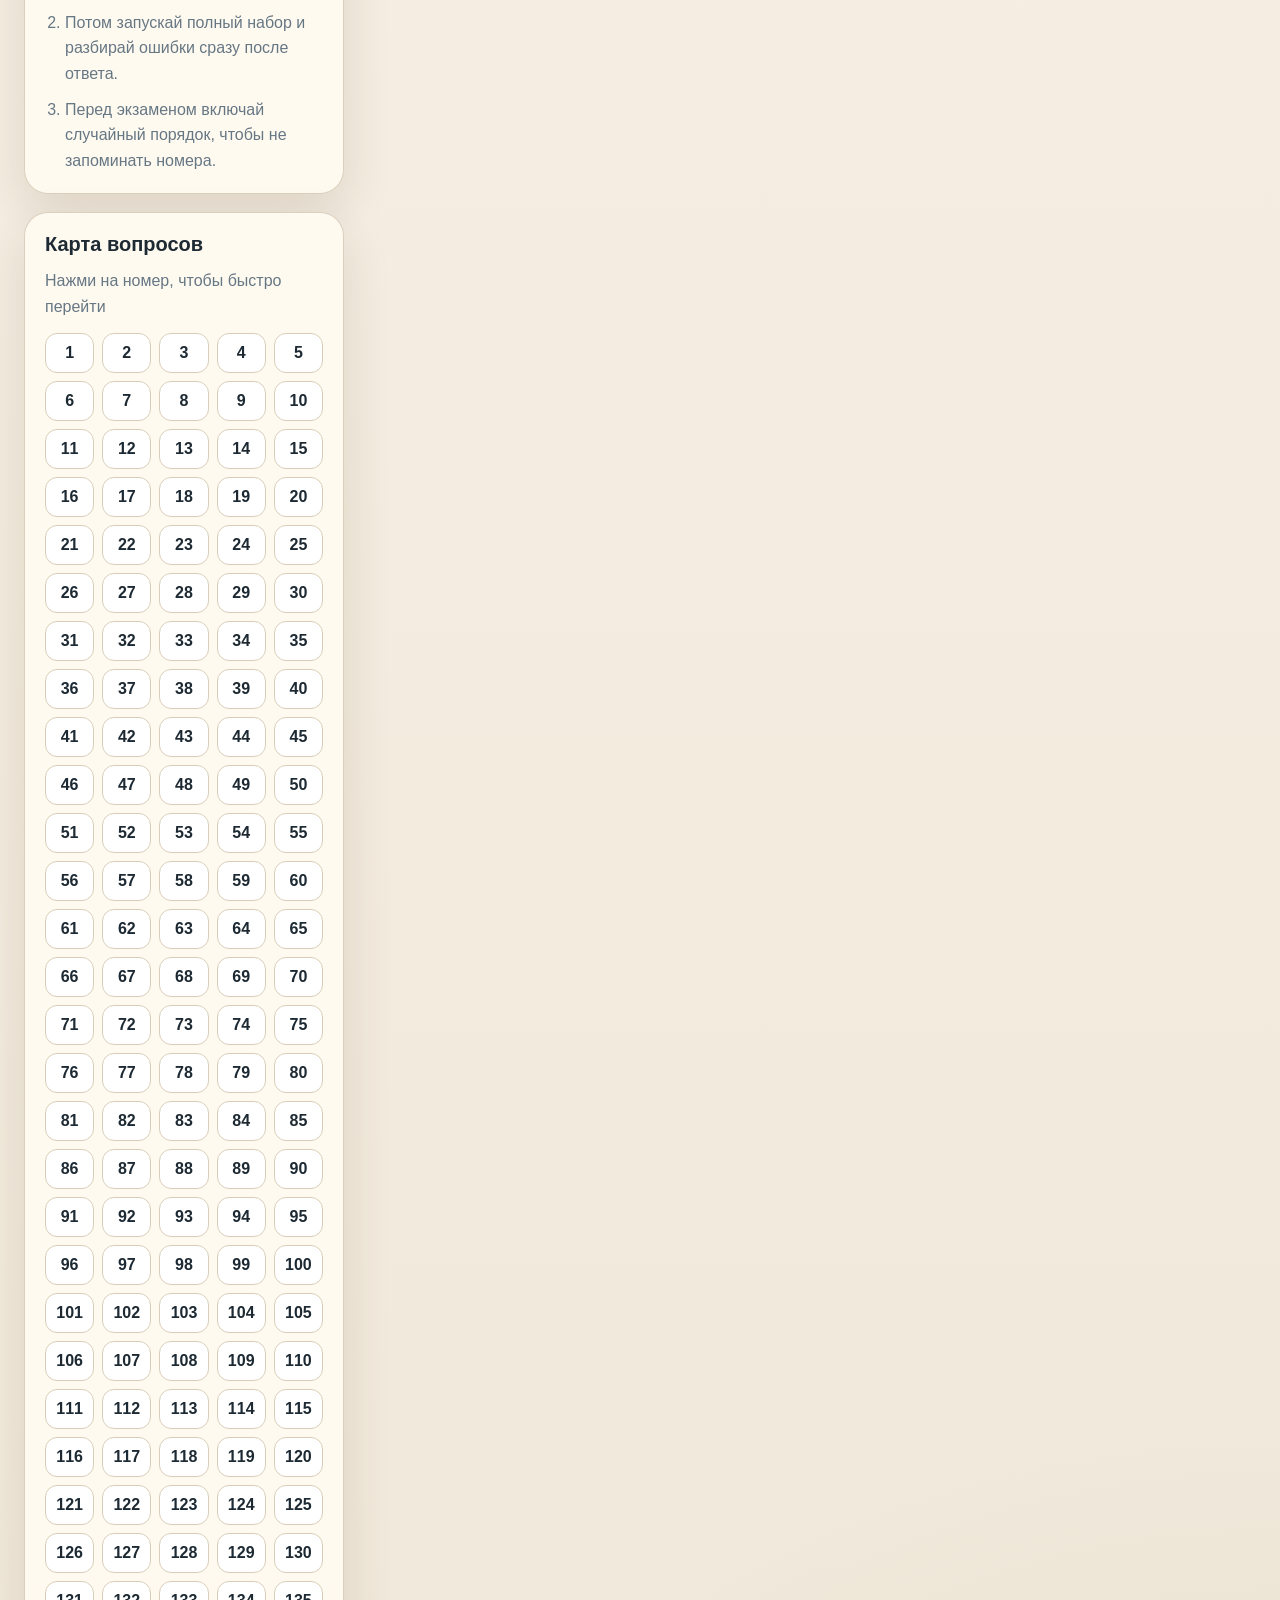
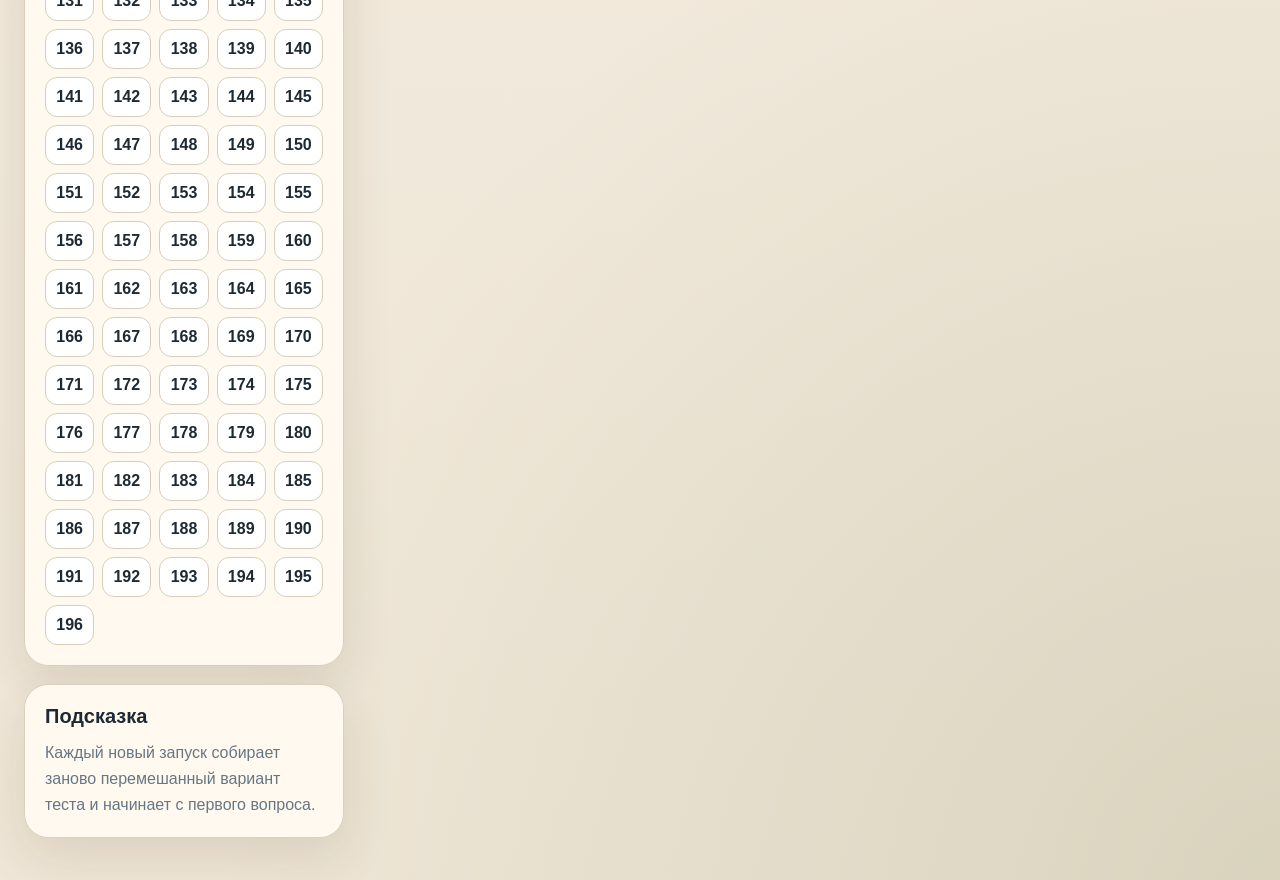
<file: тест про исторю/index.html>
﻿<!DOCTYPE html>
<html lang="ru">
<head>
  <meta charset="UTF-8">
  <meta name="viewport" content="width=device-width, initial-scale=1.0">
  <title>Тест по истории Кыргызстана 2025</title>
  <link rel="stylesheet" href="../style.css">
</head>
<body>
  <div class="page-shell">
    <nav class="site-nav" aria-label="Разделы сайта">
      <a class="site-nav__link" href="../index.html">География</a>
      <a class="site-nav__link site-nav__link--active" href="../index2.html">История</a>
      <a class="site-nav__link" href="../kyrgyz/index.html">Кыргыз тили</a>
      <a class="site-nav__link" href="../kyrgyz/literature/index.html">Кыргыз адабияты</a>
    </nav>
    <header class="hero">
      <div class="hero__content">
        <p class="eyebrow">Интерактивный тест</p>
        <h1>Тест по Истории Кыргызстана 2025</h1>
        <p class="hero__text">Отдельный вариант 2025: проходи вопросы, переключай язык и сразу смотри итог по правильным и неправильным ответам.</p>
        <div class="hero__stats">
          <div class="hero-stat">
            <span class="hero-stat__value">200</span>
            <span class="hero-stat__label">вопросов</span>
          </div>
          <div class="hero-stat">
            <span class="hero-stat__value">2</span>
            <span class="hero-stat__label">языка</span>
          </div>
          <div class="hero-stat">
            <span class="hero-stat__value">1</span>
            <span class="hero-stat__label">итоговый отчёт</span>
          </div>
        </div>
        <div class="hero__actions">
          <button id="langRu" class="chip chip--active" type="button">Русский</button>
          <button id="langKg" class="chip" type="button">Кыргызча</button>
          <button id="startBtn" class="primary-btn" type="button">Начать тест</button>
        </div>
      </div>
    </header>

    <main class="layout">
      <aside class="sidebar">
        <div class="panel control-panel">
          <h2>Прогресс</h2>
          <p id="progressText">0 из 0 отвечено</p>
          <div class="progress">
            <div id="progressBar" class="progress__bar"></div>
          </div>
          <div class="progress-meta">
            <span id="answeredCount" class="meta-pill">0 отвечено</span>
            <span id="remainingCount" class="meta-pill">0 осталось</span>
          </div>
        </div>

        <div class="panel">
          <h2>Управление</h2>
          <label class="limit-label" for="questionLimit">Количество вопросов</label>
          <select id="questionLimit" class="limit-select">
            <option value="20">Топ 20</option>
            <option value="30">Топ 30</option>
            <option value="80">Топ 80</option>
            <option value="100">Топ 100</option>
            <option value="150">Топ 150</option>
            <option value="180">Топ 180</option>
            <option value="200" selected>Топ 200</option>
          </select>
          <label id="timeLimitLabel" class="limit-label" for="questionTimeLimit">Время на вопрос</label>
          <select id="questionTimeLimit" class="limit-select">
            <option value="20">20 секунд</option>
            <option value="25" selected>25 секунд</option>
          </select>
          <button id="randomToggleBtn" class="secondary-btn" type="button">Random: on</button>
          <label id="jumpLabel" class="limit-label" for="jumpToQuestion">Перейти к вопросу</label>
          <div class="jump-row">
            <input id="jumpToQuestion" class="jump-input" type="number" min="1" step="1" inputmode="numeric" placeholder="№">
            <button id="jumpBtn" class="secondary-btn jump-btn" type="button">Открыть</button>
          </div>
          <p id="sessionNote" class="small-text session-note">Прогресс сохраняется на этом устройстве.</p>
          <button id="finishBtn" class="primary-btn" type="button">Завершить</button>
          <button id="pauseBtn" class="secondary-btn" type="button">Пауза</button>
          <button id="newVariantBtn" class="secondary-btn" type="button">Новый вариант</button>
          <button id="resetBtn" class="ghost-btn" type="button">Сбросить</button>
        </div>

        <div class="panel prep-panel">
          <h2>Как готовиться</h2>
          <ol class="prep-list">
            <li>Сначала пройди короткий вариант, чтобы проверить базу.</li>
            <li>Потом запускай полный набор и разбирай ошибки сразу после ответа.</li>
            <li>Перед экзаменом включай случайный порядок, чтобы не запоминать номера.</li>
          </ol>
        </div>

        <div class="panel">
          <h2 id="questionMapTitle">Карта вопросов</h2>
          <p id="questionMapHint" class="small-text">Нажми на номер, чтобы быстро перейти</p>
          <div id="questionMap" class="question-map"></div>
        </div>

        <div class="panel">
          <h2>Подсказка</h2>
          <p class="small-text">
            Каждый новый запуск собирает заново перемешанный вариант теста и начинает с первого вопроса.
          </p>
        </div>
      </aside>

      <section class="content">
        <div id="statusBanner" class="status-banner">
          Нажми «Начать тест», чтобы загрузить вопросы.
        </div>

        <div id="quizCard" class="quiz-card hidden">
          <div class="quiz-card__top">
            <span id="questionCounter" class="question-counter"></span>
            <span id="questionNumberBadge" class="question-badge"></span>
            <span id="questionTimerBadge" class="question-badge question-badge--timer"></span>
          </div>
          <h2 id="questionTitle" class="question-title"></h2>
          <div id="optionsList" class="options-list"></div>
          <div class="quiz-nav">
            <button id="inlinePrevBtn" class="secondary-btn quiz-nav__button" type="button">Назад</button>
            <button id="inlineNextBtn" class="primary-btn quiz-nav__button" type="button">Далее</button>
          </div>
        </div>

        <div id="resultCard" class="result-card hidden">
          <h2 id="resultTitle">Твои ответы</h2>
          <p id="resultScore" class="result-score"></p>
          <p id="resultSummary" class="result-summary"></p>
          <div class="table-wrap">
            <table>
              <thead>
                <tr>
                  <th>№</th>
                  <th>Вопрос</th>
                  <th>Твой ответ</th>
                  <th>Правильный вариант</th>
                </tr>
              </thead>
              <tbody id="resultBody"></tbody>
            </table>
          </div>
        </div>
      </section>
    </main>
  </div>

  <script src="./questions.js"></script>
  <script src="../javascript.js"></script>
</body>
</html>
</file>
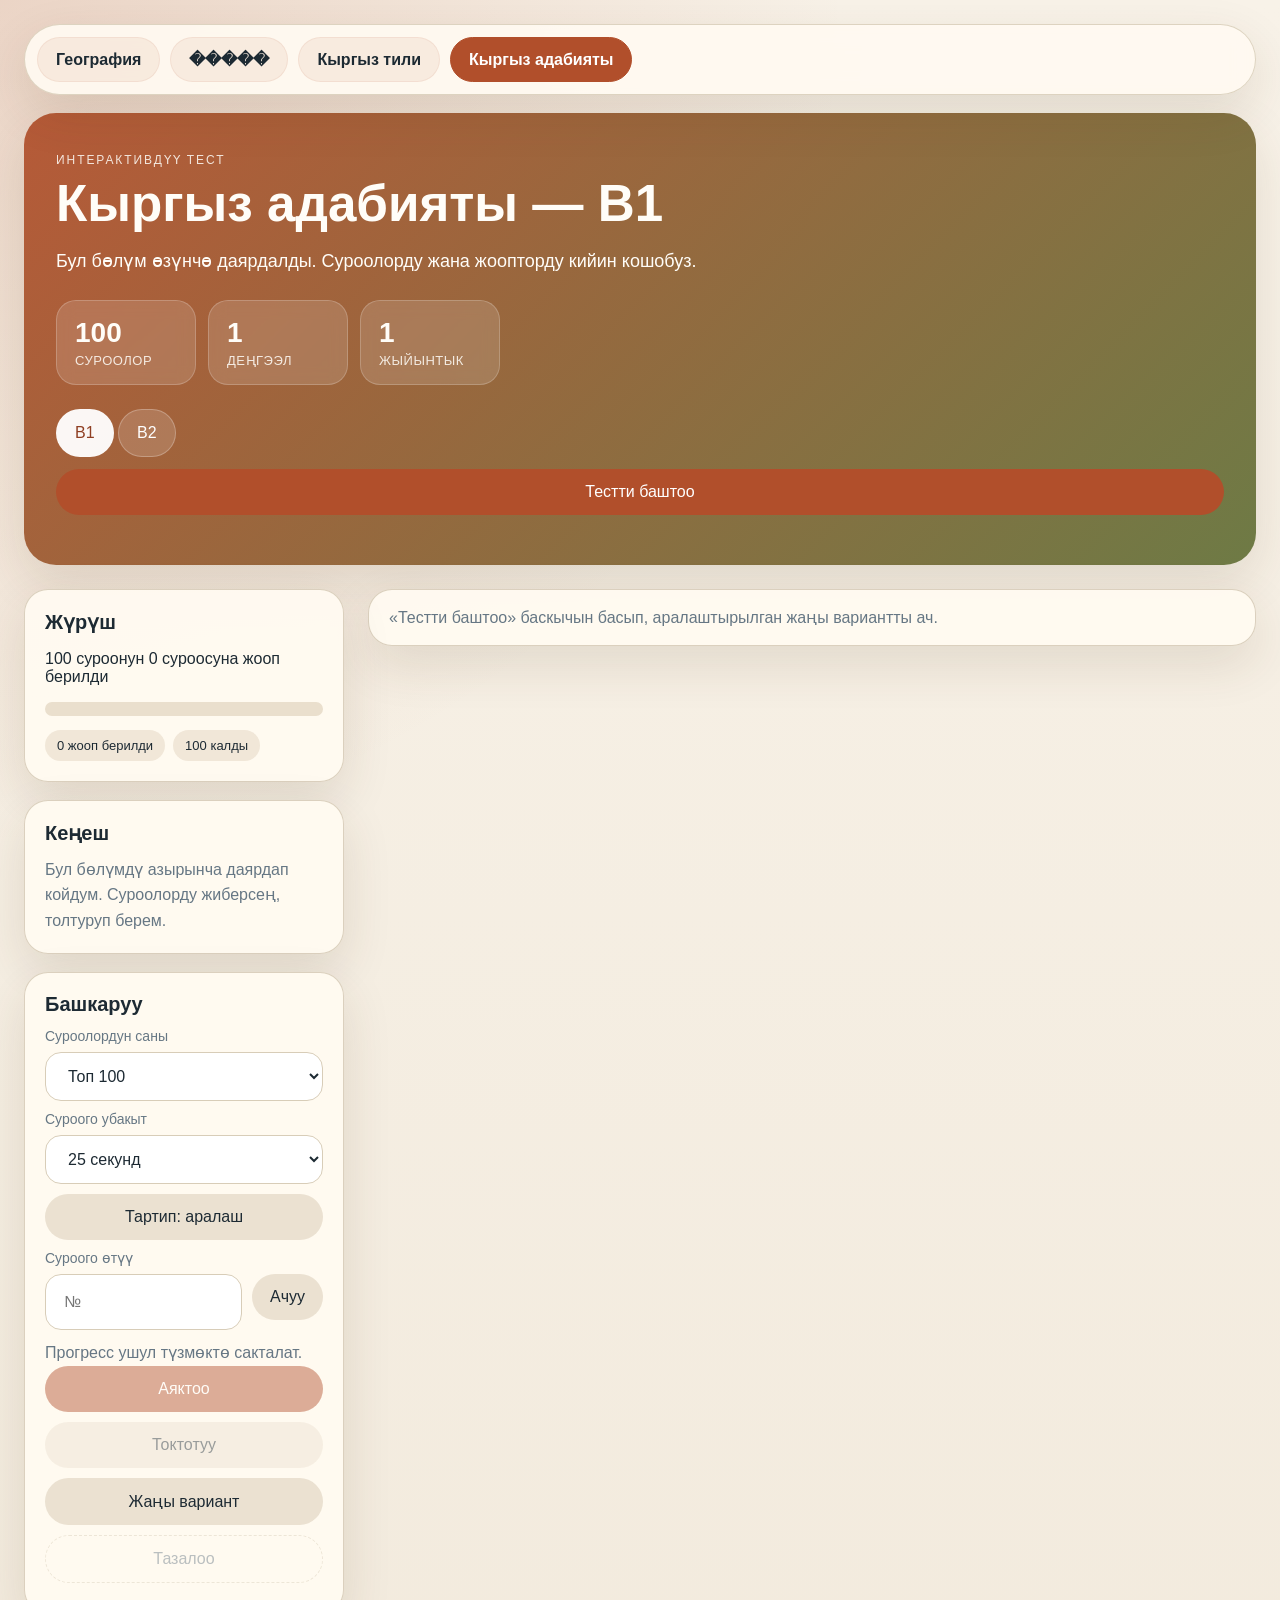
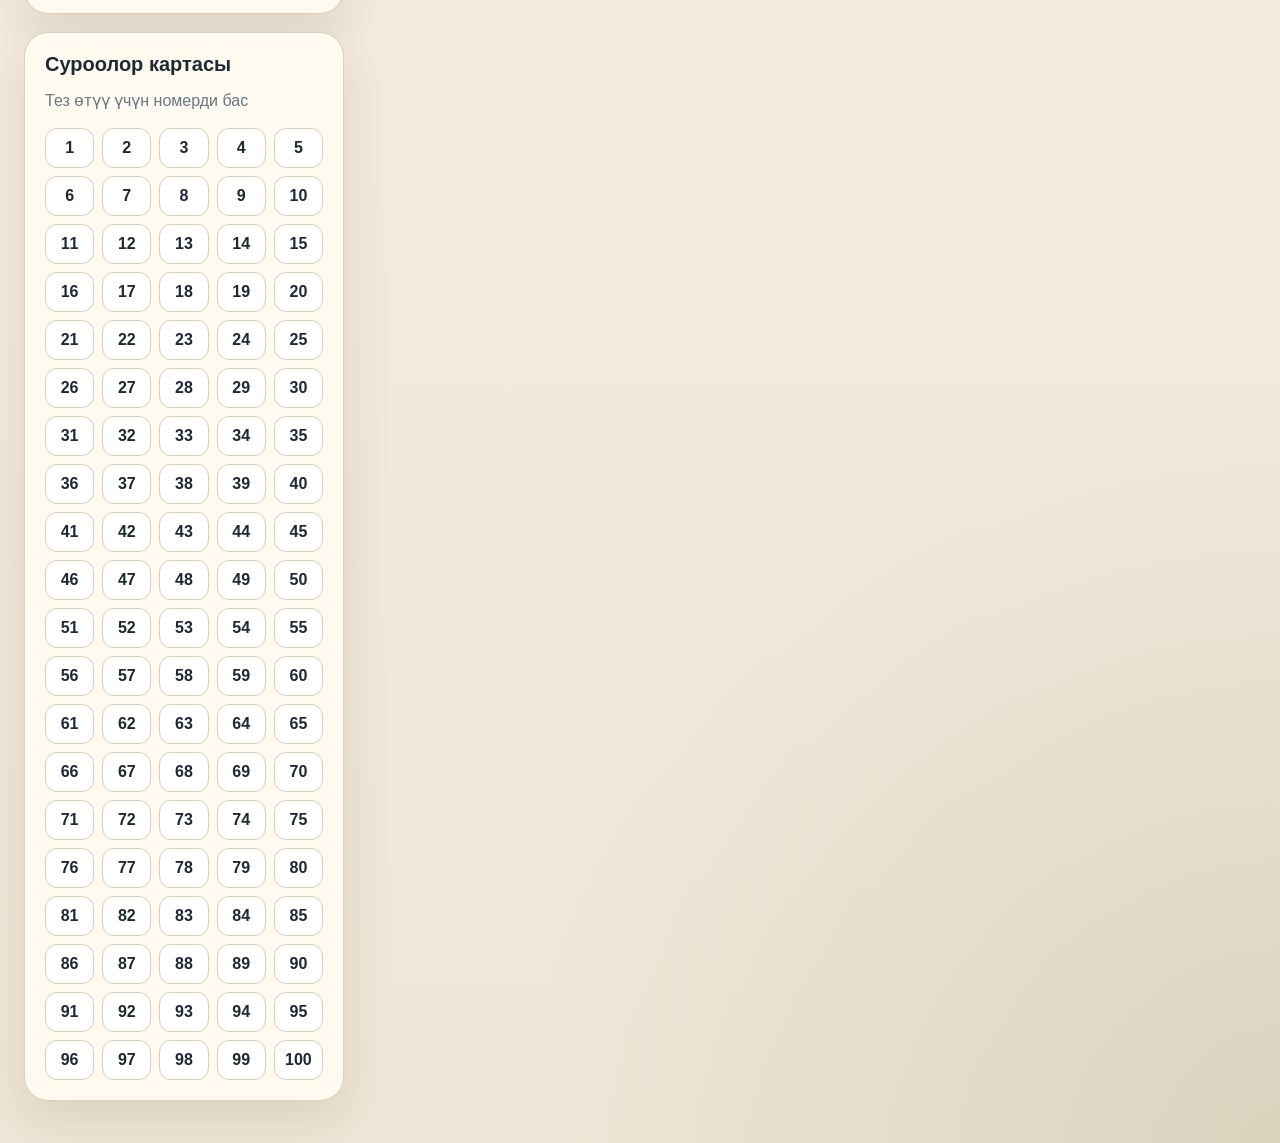
<file: kyrgyz/literature/index.html>
﻿<!DOCTYPE html>
<html lang="ky">
<head>
  <meta charset="UTF-8">
  <meta name="viewport" content="width=device-width, initial-scale=1.0">
  <title>Кыргыз адабияты — B1</title>
  <link rel="stylesheet" href="../../style.css">
</head>
<body data-quiz-kind="literature">
  <div class="page-shell">
    <nav class="site-nav" aria-label="Сайттын бөлүмдөрү">
      <a class="site-nav__link" href="../../index.html">География</a>
      <a class="site-nav__link" href="../../index2.html">�����</a>
      <a class="site-nav__link" href="../index.html">Кыргыз тили</a>
      <a class="site-nav__link site-nav__link--active" href="./index.html">Кыргыз адабияты</a>
    </nav>

    <header class="hero">
      <div class="hero__content">
        <p class="eyebrow">Интерактивдүү тест</p>
        <h1 id="quizHeading">Кыргыз адабияты — B1</h1>
        <p class="hero__text">
          Бул бөлүм өзүнчө даярдалды. Суроолорду жана жоопторду кийин кошобуз.
        </p>
        <div class="hero__stats">
          <div class="hero-stat">
            <span id="heroQuestionCount" class="hero-stat__value">0</span>
            <span class="hero-stat__label">суроолор</span>
          </div>
          <div class="hero-stat">
            <span class="hero-stat__value">1</span>
            <span class="hero-stat__label">деңгээл</span>
          </div>
          <div class="hero-stat">
            <span class="hero-stat__value">1</span>
            <span class="hero-stat__label">жыйынтык</span>
          </div>
        </div>
        <div class="hero__actions">
          <div class="level-switch" role="tablist" aria-label="Деңгээлди тандоо">
            <button id="levelB1Btn" class="chip level-switch__btn" type="button" data-level="B1">B1</button>
            <button id="levelB2Btn" class="chip level-switch__btn" type="button" data-level="B2">B2</button>
          </div>
          <button id="startBtn" class="primary-btn" type="button">Тестти баштоо</button>
        </div>
      </div>
    </header>

    <main class="layout">
      <aside class="sidebar">
        <div class="panel control-panel">
          <h2>Жүрүш</h2>
          <p id="progressText">0 / 0 жооп берилди</p>
          <div class="progress">
            <div id="progressBar" class="progress__bar"></div>
          </div>
          <div class="progress-meta">
            <span id="answeredCount" class="meta-pill">0 жооп берилди</span>
            <span id="remainingCount" class="meta-pill">0 калды</span>
          </div>
        </div>

        <div class="panel">
          <h2>Кеңеш</h2>
          <p class="small-text">Бул бөлүмдү азырынча даярдап койдум. Суроолорду жиберсең, толтуруп берем.</p>
        </div>

        <div class="panel">
          <h2>Башкаруу</h2>
          <label class="limit-label" for="questionLimit">Суроолордун саны</label>
          <select id="questionLimit" class="limit-select">
            <option value="20">Топ 20</option>
            <option value="30">Топ 30</option>
            <option value="80">Топ 80</option>
            <option value="100" selected>Топ 100</option>
            <option value="150">Топ 150</option>
            <option value="200">Топ 200</option>
          </select>
          <label id="timeLimitLabel" class="limit-label" for="questionTimeLimit">Суроого убакыт</label>
          <select id="questionTimeLimit" class="limit-select">
            <option value="20">20 секунд</option>
            <option value="25" selected>25 секунд</option>
          </select>
          <button id="randomToggleBtn" class="secondary-btn" type="button">Тартип: аралаш</button>
          <label id="jumpLabel" class="limit-label" for="jumpToQuestion">Суроого өтүү</label>
          <div class="jump-row">
            <input id="jumpToQuestion" class="jump-input" type="number" min="1" step="1" inputmode="numeric" placeholder="№">
            <button id="jumpBtn" class="secondary-btn jump-btn" type="button">Ачуу</button>
          </div>
          <p id="sessionNote" class="small-text session-note">Прогресс ушул түзмөктө сакталат.</p>
          <button id="finishBtn" class="primary-btn" type="button">Аяктоо</button>
          <button id="pauseBtn" class="secondary-btn" type="button">Токтотуу</button>
          <button id="newVariantBtn" class="secondary-btn" type="button">Жаңы вариант</button>
          <button id="resetBtn" class="ghost-btn" type="button">Тазалоо</button>
        </div>

        <div class="panel">
          <h2 id="questionMapTitle">Суроолор картасы</h2>
          <p id="questionMapHint" class="small-text">Жакында суроолор кошулат</p>
          <div id="questionMap" class="question-map"></div>
        </div>
      </aside>

      <section class="content">
        <div id="statusBanner" class="status-banner">
          Кыргыз адабияты боюнча суроолорду кийин кошобуз.
        </div>

        <div id="quizCard" class="quiz-card hidden">
          <div class="quiz-card__top">
            <span id="questionCounter" class="question-counter"></span>
            <span id="questionNumberBadge" class="question-badge"></span>
            <span id="questionTimerBadge" class="question-badge question-badge--timer"></span>
          </div>
          <h2 id="questionTitle" class="question-title"></h2>
          <div id="optionsList" class="options-list"></div>
          <div class="quiz-nav">
            <button id="inlinePrevBtn" class="secondary-btn quiz-nav__button" type="button">Артка</button>
            <button id="inlineNextBtn" class="primary-btn quiz-nav__button" type="button">Кийинки</button>
          </div>
        </div>

        <div id="resultCard" class="result-card hidden">
          <h2 id="resultTitle">Сенин жоопторуң</h2>
          <p id="resultScore" class="result-score"></p>
          <p id="resultSummary" class="result-summary"></p>
          <div class="table-wrap">
            <table>
              <thead>
                <tr>
                  <th>№</th>
                  <th>Суроо</th>
                  <th>Сенин жообуң</th>
                  <th>Туура жообу</th>
                </tr>
              </thead>
              <tbody id="resultBody"></tbody>
            </table>
          </div>
        </div>
      </section>
    </main>
  </div>

  <script src="./questions.js"></script>
  <script src="./b2.questions.js"></script>
  <script src="../app.js"></script>
</body>
</html>
</file>
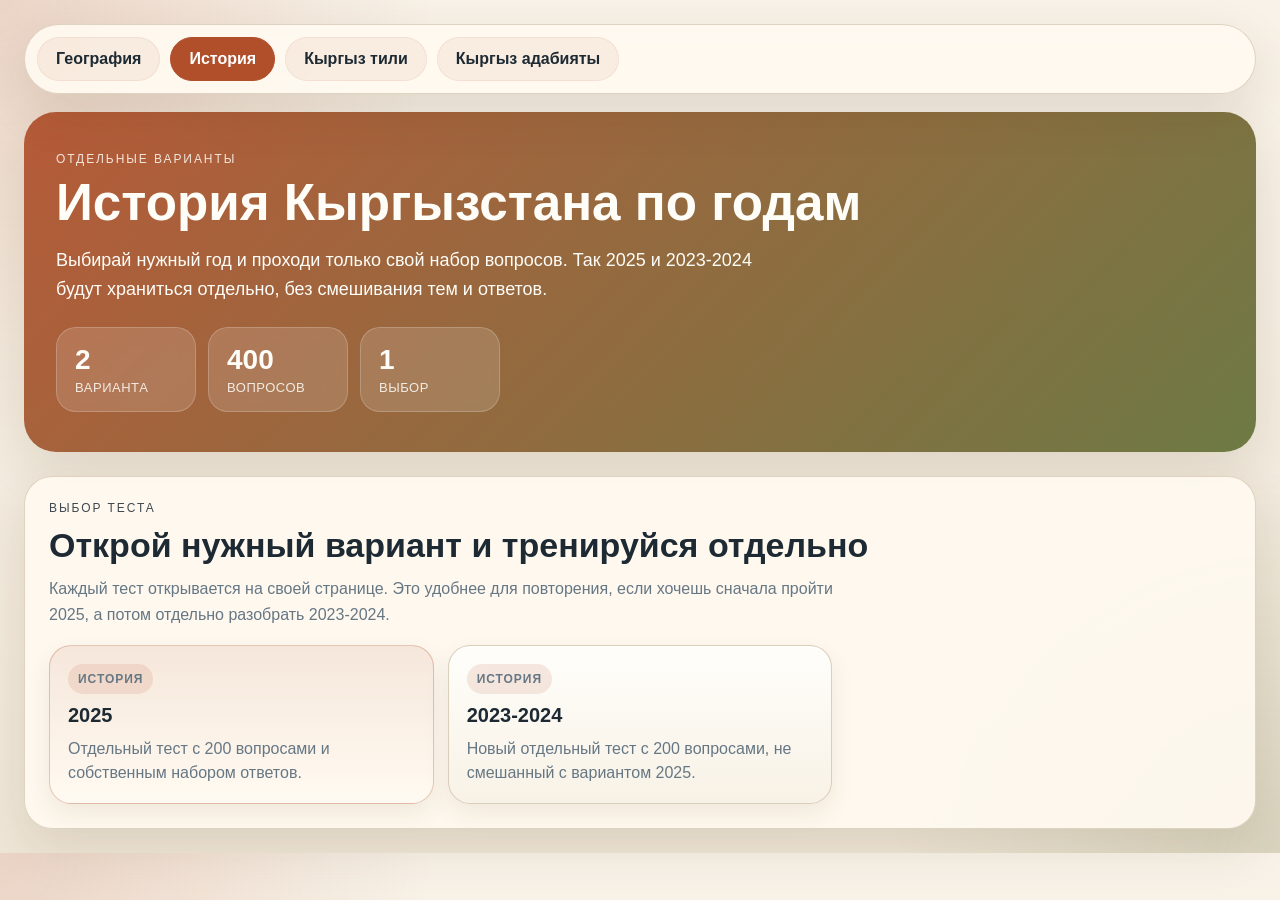
<file: index2.html>
﻿<!DOCTYPE html>
<html lang="ru">
<head>
  <meta charset="UTF-8">
  <meta name="viewport" content="width=device-width, initial-scale=1.0">
  <title>История Кыргызстана</title>
  <link rel="stylesheet" href="./style.css">
</head>
<body>
  <div class="page-shell">
    <nav class="site-nav" aria-label="Разделы сайта">
      <a class="site-nav__link" href="./index.html">География</a>
      <a class="site-nav__link site-nav__link--active" href="./index2.html">История</a>
      <a class="site-nav__link" href="./kyrgyz/index.html">Кыргыз тили</a>
      <a class="site-nav__link" href="./kyrgyz/literature/index.html">Кыргыз адабияты</a>
    </nav>

    <header class="hero">
      <div class="hero__content">
        <p class="eyebrow">Отдельные варианты</p>
        <h1>История Кыргызстана по годам</h1>
        <p class="hero__text">
          Выбирай нужный год и проходи только свой набор вопросов. Так 2025 и 2023-2024 будут
          храниться отдельно, без смешивания тем и ответов.
        </p>
        <div class="hero__stats">
          <div class="hero-stat">
            <span class="hero-stat__value">2</span>
            <span class="hero-stat__label">варианта</span>
          </div>
          <div class="hero-stat">
            <span class="hero-stat__value">400</span>
            <span class="hero-stat__label">вопросов</span>
          </div>
          <div class="hero-stat">
            <span class="hero-stat__value">1</span>
            <span class="hero-stat__label">выбор</span>
          </div>
        </div>
      </div>
    </header>

    <section class="study-hub">
      <div class="study-hub__header">
        <p class="eyebrow">Выбор теста</p>
        <h2>Открой нужный вариант и тренируйся отдельно</h2>
        <p class="study-hub__text">
          Каждый тест открывается на своей странице. Это удобнее для повторения, если хочешь
          сначала пройти 2025, а потом отдельно разобрать 2023-2024.
        </p>
      </div>
      <div class="study-grid">
        <a class="study-card study-card--active" href="./тест про исторю/index.html">
          <span class="study-card__tag">История</span>
          <strong>2025</strong>
          <span>Отдельный тест с 200 вопросами и собственным набором ответов.</span>
        </a>
        <a class="study-card" href="./тест про исторю 2023-2024/index.html">
          <span class="study-card__tag">История</span>
          <strong>2023-2024</strong>
          <span>Новый отдельный тест с 200 вопросами, не смешанный с вариантом 2025.</span>
        </a>
      </div>
    </section>
  </div>
</body>
</html>
</file>
<file: style.css>
﻿:root {
  --bg: #f4efe6;
  --paper: #fffaf1;
  --card: #ffffff;
  --ink: #1d2a33;
  --muted: #667784;
  --line: #d8cdb8;
  --accent: #b14f2b;
  --accent-dark: #8f3f23;
  --accent-soft: #f3d8c8;
  --olive: #5b6a2f;
  --shadow: 0 18px 50px rgba(71, 50, 20, 0.12);
  --radius-lg: 24px;
  --radius-md: 18px;
  --radius-sm: 12px;
}

* {
  box-sizing: border-box;
}

body {
  margin: 0;
  font-family: "Segoe UI", Tahoma, sans-serif;
  color: var(--ink);
  background:
    radial-gradient(circle at top left, rgba(177, 79, 43, 0.18), transparent 28%),
    radial-gradient(circle at bottom right, rgba(91, 106, 47, 0.15), transparent 25%),
    linear-gradient(180deg, #f8f2e8 0%, #efe6d7 100%);
}

.page-shell {
  max-width: 1360px;
  margin: 0 auto;
  padding: 24px;
}

.site-nav {
  position: sticky;
  top: 16px;
  z-index: 30;
  display: flex;
  flex-wrap: wrap;
  gap: 10px;
  padding: 12px;
  margin-bottom: 18px;
  border-radius: 999px;
  background: rgba(255, 250, 241, 0.92);
  border: 1px solid rgba(216, 205, 184, 0.85);
  box-shadow: var(--shadow);
  backdrop-filter: blur(10px);
}

.site-nav__link {
  display: inline-flex;
  align-items: center;
  justify-content: center;
  padding: 12px 18px;
  border-radius: 999px;
  color: var(--ink);
  text-decoration: none;
  font-weight: 600;
  background: rgba(177, 79, 43, 0.08);
  border: 1px solid rgba(177, 79, 43, 0.08);
  transition: transform 0.18s ease, background 0.18s ease, color 0.18s ease;
}

.site-nav__link:hover {
  transform: translateY(-1px);
  background: rgba(177, 79, 43, 0.14);
}

.site-nav__link--active {
  background: var(--accent);
  color: #fff;
  border-color: var(--accent);
}

.hero {
  background: linear-gradient(135deg, rgba(177, 79, 43, 0.92), rgba(91, 106, 47, 0.88));
  color: #fffdf8;
  border-radius: 32px;
  box-shadow: var(--shadow);
  overflow: hidden;
}

.hero__content {
  padding: 40px 32px;
}

.eyebrow {
  margin: 0 0 10px;
  text-transform: uppercase;
  letter-spacing: 0.16em;
  font-size: 12px;
  opacity: 0.85;
}

.hero h1 {
  margin: 0;
  font-size: clamp(32px, 4vw, 56px);
  line-height: 1.05;
}

.hero__text {
  max-width: 720px;
  margin: 16px 0 0;
  font-size: 18px;
  line-height: 1.6;
}

.hero__stats {
  display: flex;
  flex-wrap: wrap;
  gap: 12px;
  margin-top: 24px;
}

.hero-stat {
  min-width: 140px;
  padding: 16px 18px;
  border-radius: 20px;
  background: rgba(255, 255, 255, 0.14);
  border: 1px solid rgba(255, 255, 255, 0.2);
  backdrop-filter: blur(8px);
}

.hero-stat__value {
  display: block;
  font-size: 28px;
  font-weight: 700;
}

.hero-stat__label {
  display: block;
  margin-top: 4px;
  font-size: 13px;
  letter-spacing: 0.04em;
  text-transform: uppercase;
  opacity: 0.86;
}

.hero__actions {
  display: flex;
  flex-wrap: wrap;
  gap: 12px;
  margin-top: 24px;
}

.subject-link {
  display: inline-flex;
  align-items: center;
  justify-content: center;
  width: auto;
  padding: 14px 18px;
  border-radius: 999px;
  background: rgba(255, 255, 255, 0.15);
  border: 1px solid rgba(255, 255, 255, 0.25);
  color: #fff;
  text-decoration: none;
  transition: transform 0.18s ease, opacity 0.18s ease, background 0.18s ease;
}

.subject-link:hover {
  transform: translateY(-1px);
}

.subject-link--active {
  background: rgba(255, 255, 255, 0.95);
  color: var(--accent-dark);
}

.study-hub {
  margin-top: 24px;
  padding: 24px;
  border-radius: 28px;
  background: rgba(255, 250, 241, 0.9);
  border: 1px solid rgba(216, 205, 184, 0.85);
  box-shadow: var(--shadow);
}

.study-hub__header h2 {
  margin: 0;
  font-size: clamp(24px, 3vw, 34px);
  line-height: 1.2;
}

.study-hub__text {
  max-width: 820px;
  margin: 10px 0 0;
  color: var(--muted);
  line-height: 1.6;
}

.study-grid {
  display: grid;
  grid-template-columns: repeat(3, minmax(0, 1fr));
  gap: 14px;
  margin-top: 18px;
}

.study-card {
  display: flex;
  flex-direction: column;
  gap: 10px;
  padding: 18px;
  border-radius: 22px;
  text-decoration: none;
  color: var(--ink);
  background: linear-gradient(180deg, #fffefb 0%, #f8f2e6 100%);
  border: 1px solid rgba(216, 205, 184, 0.95);
  box-shadow: 0 10px 24px rgba(71, 50, 20, 0.08);
  transition: transform 0.18s ease, box-shadow 0.18s ease, border-color 0.18s ease;
}

.study-card:hover {
  transform: translateY(-2px);
  border-color: rgba(177, 79, 43, 0.3);
  box-shadow: 0 16px 32px rgba(71, 50, 20, 0.12);
}

.study-card strong {
  font-size: 20px;
}

.study-card span {
  color: var(--muted);
  line-height: 1.5;
}

.study-card__tag {
  display: inline-flex;
  align-self: flex-start;
  padding: 6px 10px;
  border-radius: 999px;
  background: rgba(177, 79, 43, 0.12);
  color: var(--accent-dark);
  font-size: 12px;
  font-weight: 700;
  text-transform: uppercase;
  letter-spacing: 0.08em;
}

.study-card--active {
  background: linear-gradient(180deg, rgba(177, 79, 43, 0.1) 0%, rgba(255, 250, 241, 1) 100%);
  border-color: rgba(177, 79, 43, 0.3);
}

.layout {
  display: grid;
  grid-template-columns: 320px 1fr;
  gap: 24px;
  margin-top: 24px;
}

.sidebar,
.content {
  min-width: 0;
}

.sidebar {
  position: sticky;
  top: 20px;
  align-self: start;
}

.panel,
.quiz-card,
.result-card,
.status-banner {
  background: rgba(255, 250, 241, 0.96);
  border: 1px solid rgba(216, 205, 184, 0.9);
  border-radius: var(--radius-lg);
  box-shadow: var(--shadow);
}

.panel {
  padding: 20px;
  margin-bottom: 18px;
}

.panel h2,
.result-card h2 {
  margin: 0 0 12px;
  font-size: 20px;
}

.prep-list {
  margin: 0;
  padding-left: 20px;
  color: var(--muted);
  line-height: 1.6;
}

.prep-list li + li {
  margin-top: 10px;
}

.limit-label {
  display: block;
  margin-bottom: 8px;
  color: var(--muted);
  font-size: 14px;
}

.limit-select {
  width: 100%;
  padding: 14px 18px;
  margin-bottom: 10px;
  border: 1px solid var(--line);
  border-radius: 16px;
  background: var(--card);
  color: var(--ink);
  font: inherit;
}

.jump-row {
  display: grid;
  grid-template-columns: minmax(0, 1fr) auto;
  gap: 10px;
  margin-bottom: 10px;
}

.jump-input {
  width: 100%;
  min-width: 0;
  padding: 14px 18px;
  border: 1px solid var(--line);
  border-radius: 16px;
  background: var(--card);
  color: var(--ink);
  font: inherit;
}

.jump-input:focus,
.limit-select:focus {
  outline: 2px solid rgba(177, 79, 43, 0.18);
  outline-offset: 2px;
  border-color: var(--accent);
}

.jump-btn {
  width: auto;
  margin-bottom: 0;
  white-space: nowrap;
}

.session-note {
  margin: 4px 0 12px;
}

.small-text {
  margin: 0;
  color: var(--muted);
  line-height: 1.6;
}

.status-banner {
  padding: 18px 20px;
  color: var(--muted);
  margin-bottom: 18px;
}

.quiz-card,
.result-card {
  padding: 28px;
}

.quiz-card__top {
  display: flex;
  flex-wrap: wrap;
  justify-content: space-between;
  align-items: center;
  gap: 12px;
  margin-bottom: 14px;
}

.question-counter,
.question-badge {
  display: inline-flex;
  align-items: center;
  justify-content: center;
  padding: 8px 12px;
  border-radius: 999px;
  font-size: 14px;
}

.question-counter {
  background: var(--accent-soft);
  color: var(--accent-dark);
}

.question-badge {
  background: rgba(91, 106, 47, 0.15);
  color: var(--olive);
}

.question-badge--warning {
  background: rgba(177, 79, 43, 0.16);
  color: var(--accent-dark);
}

.question-title {
  margin: 0 0 22px;
  font-size: clamp(24px, 2.7vw, 36px);
  line-height: 1.25;
}

.options-list {
  display: grid;
  gap: 14px;
}

.quiz-nav {
  display: grid;
  grid-template-columns: repeat(2, minmax(0, 1fr));
  gap: 12px;
  margin-top: 20px;
}

.quiz-nav__button {
  margin-bottom: 0;
  width: 100%;
}

.option-item {
  position: relative;
}

.option-input {
  position: absolute;
  opacity: 0;
  pointer-events: none;
}

.option-label {
  display: block;
  padding: 18px 18px 18px 60px;
  border: 1px solid var(--line);
  border-radius: var(--radius-md);
  background: var(--card);
  cursor: pointer;
  transition: transform 0.18s ease, border-color 0.18s ease, box-shadow 0.18s ease, background 0.18s ease;
  line-height: 1.5;
}

.option-label::before {
  content: attr(data-letter);
  position: absolute;
  left: 18px;
  top: 50%;
  transform: translateY(-50%);
  width: 30px;
  height: 30px;
  border-radius: 50%;
  background: #efe6d7;
  color: var(--ink);
  display: flex;
  align-items: center;
  justify-content: center;
  font-weight: 700;
}

.option-label:hover {
  transform: translateY(-1px);
  border-color: var(--accent);
}

.option-input:checked + .option-label {
  background: linear-gradient(180deg, #fff7ef 0%, #f7e4d8 100%);
  border-color: var(--accent);
  box-shadow: 0 10px 24px rgba(177, 79, 43, 0.14);
}

.progress {
  height: 14px;
  background: #eadfcd;
  border-radius: 999px;
  overflow: hidden;
}

.progress__bar {
  height: 100%;
  width: 0;
  background: linear-gradient(90deg, var(--accent), var(--olive));
  transition: width 0.2s ease;
}

.progress-meta {
  display: flex;
  flex-wrap: wrap;
  gap: 8px;
  margin-top: 14px;
}

.meta-pill {
  display: inline-flex;
  align-items: center;
  padding: 8px 12px;
  border-radius: 999px;
  background: #f1e7d8;
  color: var(--ink);
  font-size: 13px;
}

.question-map {
  display: grid;
  grid-template-columns: repeat(5, minmax(0, 1fr));
  gap: 8px;
  margin-top: 14px;
}

.map-button {
  padding: 10px 0;
  margin: 0;
  border: 1px solid var(--line);
  border-radius: 12px;
  background: #fff;
  color: var(--ink);
  font-weight: 600;
}

.map-button--answered {
  background: #edf1e0;
  border-color: rgba(91, 106, 47, 0.5);
  color: var(--olive);
}

.map-button--current {
  background: linear-gradient(180deg, #fff4ea 0%, #f2dbc9 100%);
  border-color: var(--accent);
  color: var(--accent-dark);
  box-shadow: 0 10px 22px rgba(177, 79, 43, 0.16);
}

button {
  border: 0;
  border-radius: 999px;
  font: inherit;
  cursor: pointer;
  transition: transform 0.18s ease, opacity 0.18s ease, background 0.18s ease;
}

button:hover {
  transform: translateY(-1px);
}

button:disabled {
  opacity: 0.45;
  cursor: not-allowed;
  transform: none;
}

.primary-btn,
.secondary-btn,
.ghost-btn,
.chip {
  width: 100%;
  padding: 14px 18px;
  margin-bottom: 10px;
}

.primary-btn {
  background: var(--accent);
  color: #fff;
}

.primary-btn:hover {
  background: var(--accent-dark);
}

.secondary-btn {
  background: #ebe1d1;
  color: var(--ink);
}

.secondary-btn--active {
  background: rgba(177, 79, 43, 0.18);
  color: var(--accent-dark);
  border-color: rgba(177, 79, 43, 0.28);
}

.ghost-btn {
  background: transparent;
  border: 1px dashed var(--line);
  color: var(--muted);
}

.chip {
  width: auto;
  margin: 0;
  background: rgba(255, 255, 255, 0.15);
  color: #fff;
  border: 1px solid rgba(255, 255, 255, 0.25);
}

.chip--active {
  background: rgba(255, 255, 255, 0.95);
  color: var(--accent-dark);
}

.hidden {
  display: none;
}

.result-summary {
  margin: 0 0 18px;
  color: var(--muted);
}

.result-score {
  display: inline-flex;
  margin: 0 0 14px;
  padding: 10px 14px;
  border-radius: 999px;
  background: linear-gradient(90deg, rgba(177, 79, 43, 0.14), rgba(91, 106, 47, 0.14));
  color: var(--ink);
  font-weight: 700;
}

.result-row--correct {
  background: rgba(91, 106, 47, 0.08);
}

.result-row--wrong {
  background: rgba(177, 79, 43, 0.08);
}

.result-row--skipped {
  background: rgba(102, 119, 132, 0.08);
}

.result-row--ungraded {
  background: rgba(126, 99, 169, 0.08);
}

.table-wrap {
  overflow: auto;
  border-radius: var(--radius-md);
  border: 1px solid var(--line);
}

table {
  width: 100%;
  border-collapse: collapse;
  min-width: 720px;
  background: var(--card);
}

th,
td {
  padding: 14px 16px;
  text-align: left;
  border-bottom: 1px solid var(--line);
  vertical-align: top;
}

th {
  background: #f4ebdc;
}

@media (max-width: 920px) {
  .study-grid {
    grid-template-columns: repeat(2, minmax(0, 1fr));
  }

  .layout {
    grid-template-columns: 1fr;
  }

  .sidebar {
    position: static;
  }

  .hero__content,
  .quiz-card,
  .result-card {
    padding: 24px;
  }

  .sidebar {
    order: 2;
  }

  .content {
    order: 1;
  }
}

@media (max-width: 640px) {
  .page-shell {
    padding: 12px;
  }

  .study-hub {
    padding: 16px;
    border-radius: 22px;
  }

  .study-grid {
    grid-template-columns: 1fr;
  }

  .site-nav {
    top: 10px;
    border-radius: 24px;
  }

  .hero {
    border-radius: 22px;
  }

  .hero__content {
    padding: 22px 18px;
  }

  .hero__text {
    font-size: 15px;
    line-height: 1.5;
  }

  .hero__stats {
    gap: 10px;
  }

  .hero-stat {
    flex: 1 1 120px;
    min-width: 0;
    padding: 14px;
  }

  .hero__actions {
    display: grid;
    grid-template-columns: 1fr 1fr;
    gap: 10px;
  }

  .hero__actions .primary-btn {
    grid-column: 1 / -1;
  }

  .hero__actions .subject-link {
    width: 100%;
  }

  .panel,
  .quiz-card,
  .result-card,
  .status-banner {
    border-radius: 18px;
  }

  .panel,
  .status-banner,
  .quiz-card,
  .result-card {
    padding: 16px;
  }

  .panel h2,
  .result-card h2 {
    font-size: 18px;
  }

  .quiz-card__top {
    flex-direction: column;
    align-items: flex-start;
    margin-bottom: 10px;
  }

  .question-title {
    font-size: 22px;
    line-height: 1.3;
    margin-bottom: 16px;
  }

  .option-label {
    padding: 14px 14px 14px 52px;
    font-size: 15px;
    line-height: 1.45;
  }

  .option-label::before {
    left: 14px;
    width: 26px;
    height: 26px;
    font-size: 13px;
  }

  .quiz-nav {
    gap: 10px;
    margin-top: 16px;
  }

  .primary-btn,
  .secondary-btn,
  .ghost-btn,
  .chip {
    padding: 12px 14px;
    font-size: 14px;
  }

  .subject-link {
    padding: 12px 14px;
    font-size: 14px;
  }

  .limit-select {
    padding: 12px 14px;
    font-size: 14px;
  }

  .question-map {
    grid-template-columns: repeat(4, minmax(0, 1fr));
  }

  .control-panel {
    display: grid;
    grid-template-columns: 1fr 1fr;
    gap: 10px;
  }

  .control-panel h2 {
    grid-column: 1 / -1;
    margin-bottom: 0;
  }

  .control-panel .limit-label,
  .control-panel .limit-select,
  .control-panel .jump-row,
  .control-panel .session-note {
    grid-column: 1 / -1;
  }

  .control-panel .primary-btn,
  .control-panel .secondary-btn,
  .control-panel .ghost-btn {
    margin-bottom: 0;
    width: 100%;
  }

  .jump-row {
    grid-template-columns: minmax(0, 1fr) auto;
  }

  .progress {
    height: 12px;
  }

  .table-wrap {
    border: 0;
    overflow: visible;
  }

  table,
  thead,
  tbody,
  th,
  td,
  tr {
    display: block;
  }

  thead {
    display: none;
  }

  table {
    min-width: 0;
    background: transparent;
  }

  tbody {
    display: grid;
    gap: 12px;
  }

  tr {
    background: var(--card);
    border: 1px solid var(--line);
    border-radius: 16px;
    padding: 12px;
    box-shadow: 0 10px 24px rgba(71, 50, 20, 0.08);
  }

  td {
    border-bottom: 0;
    padding: 6px 0;
  }

  td::before {
    display: block;
    font-size: 12px;
    text-transform: uppercase;
    letter-spacing: 0.08em;
    color: var(--muted);
    margin-bottom: 4px;
  }

  td:nth-child(1)::before {
    content: "№";
  }

  td:nth-child(2)::before {
    content: "Вопрос";
  }

  td:nth-child(3)::before {
    content: "Твой ответ";
  }

  td:nth-child(4)::before {
    content: "Правильный вариант";
  }
}
</file>
